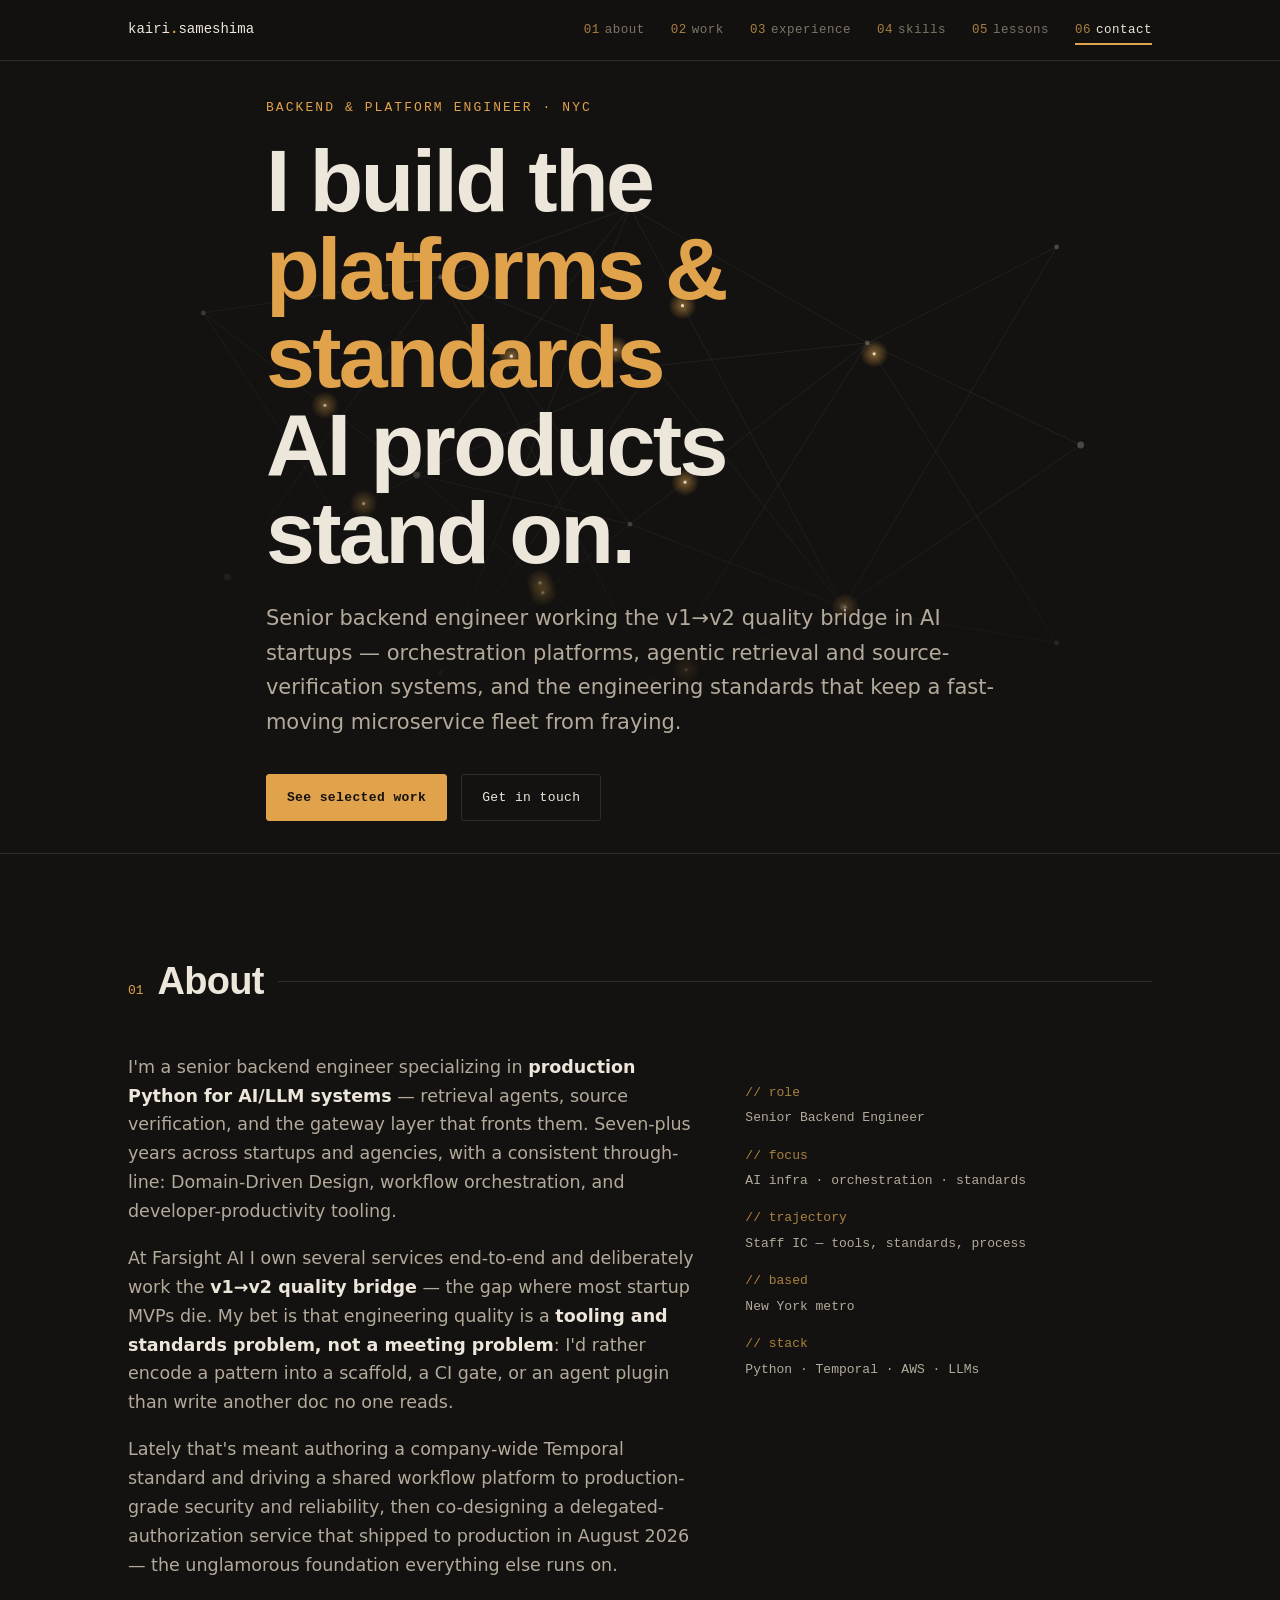
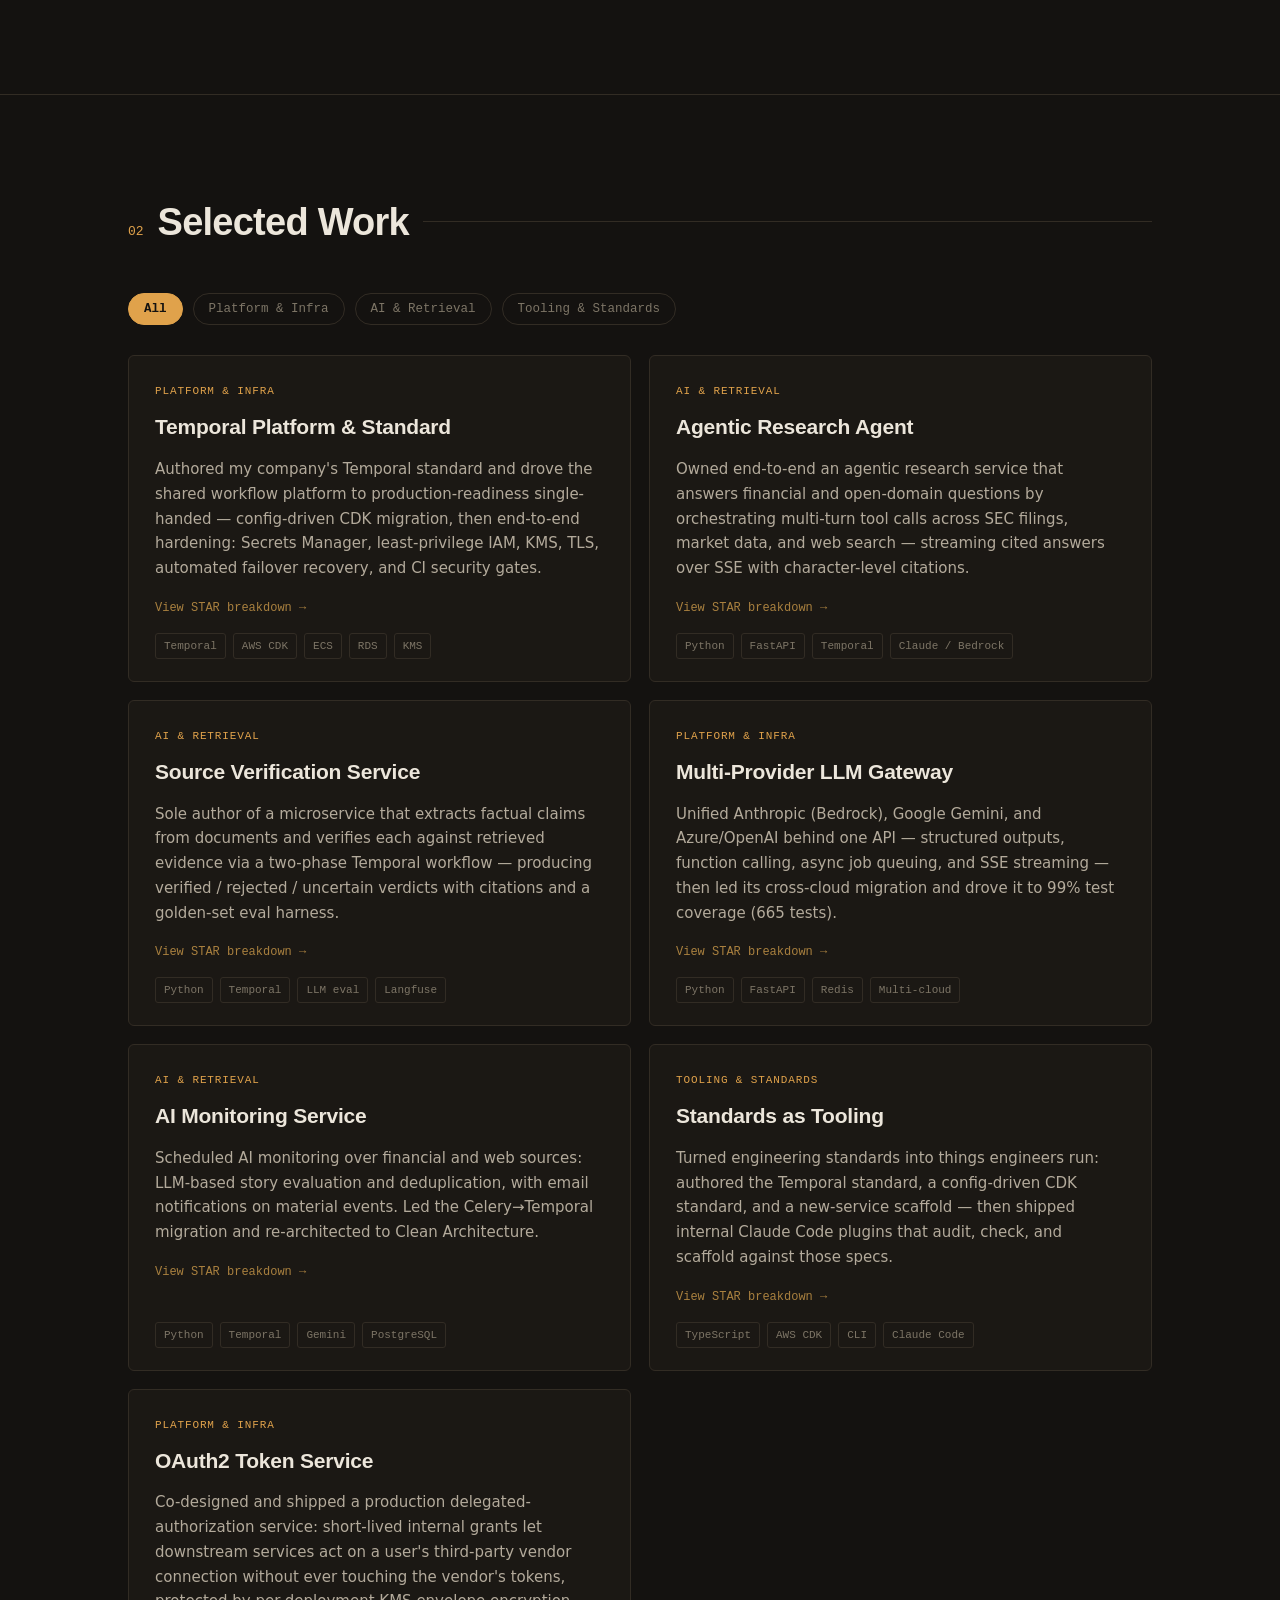
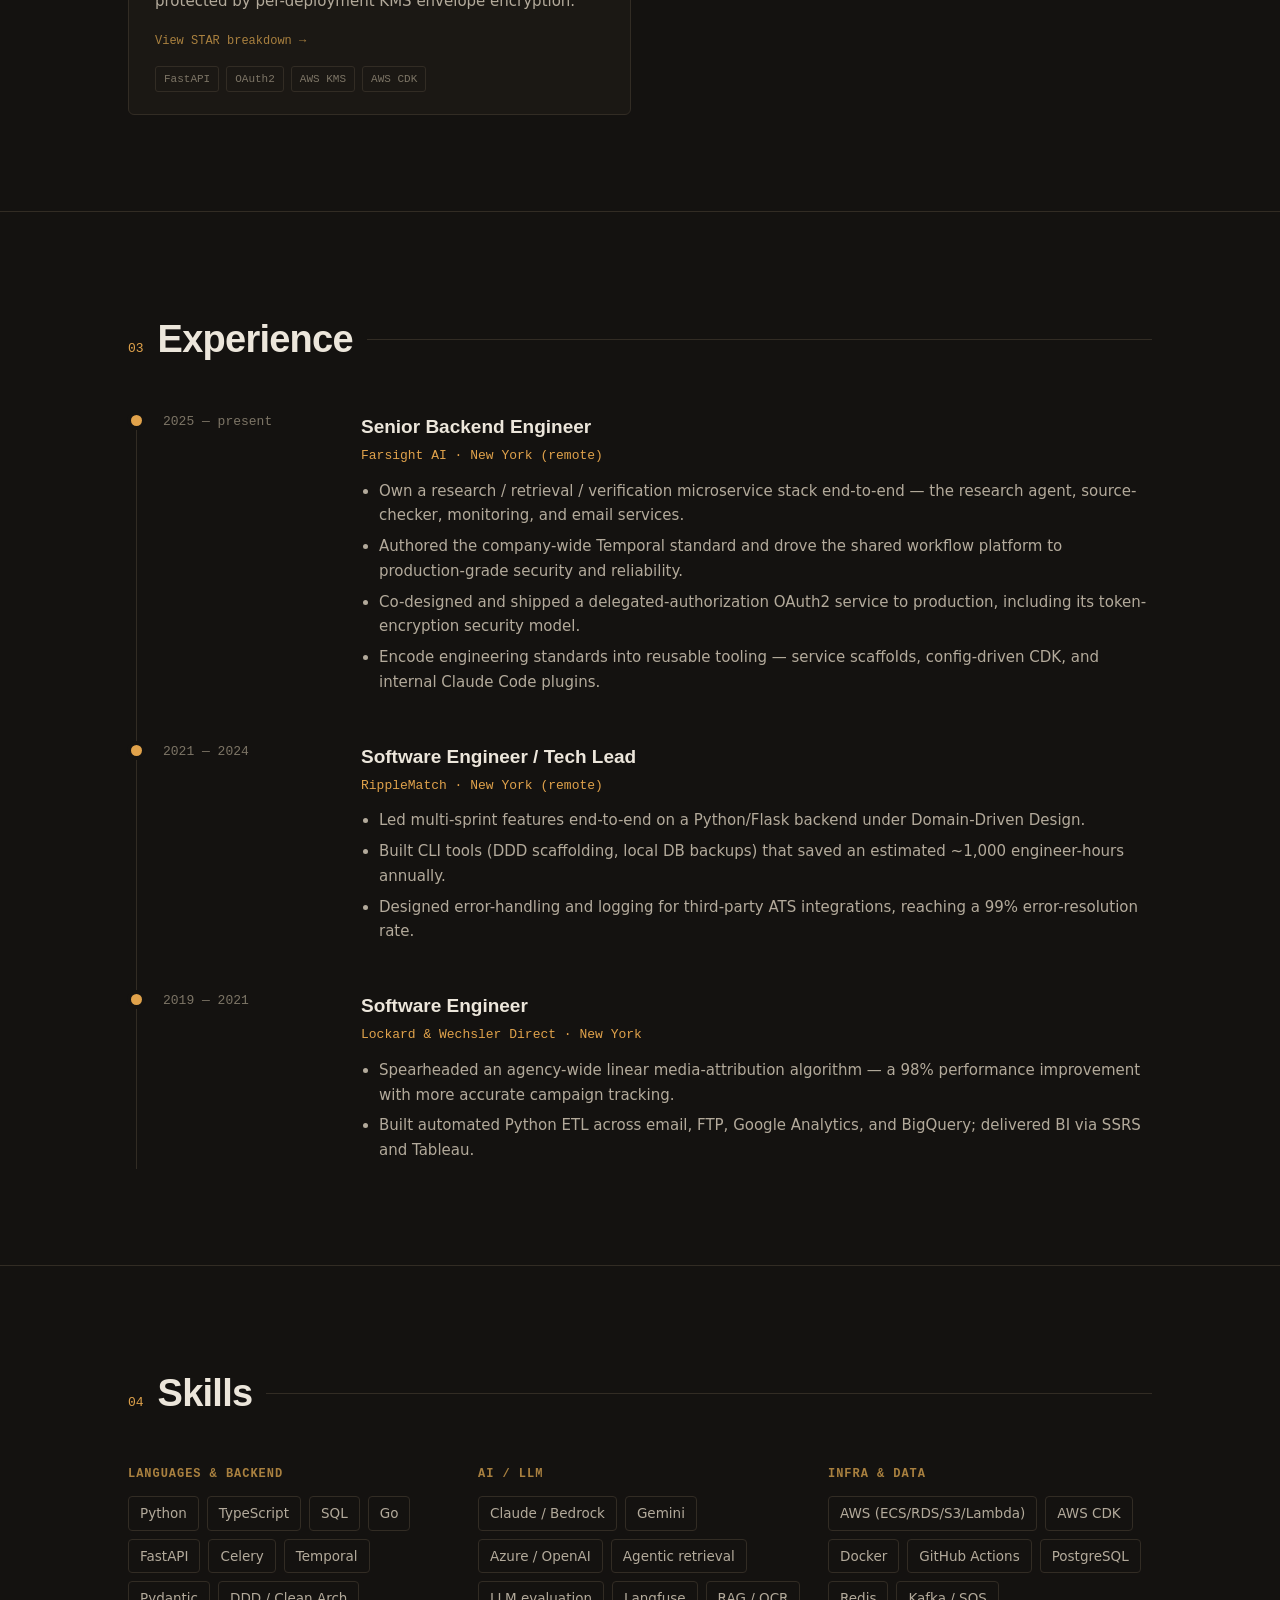
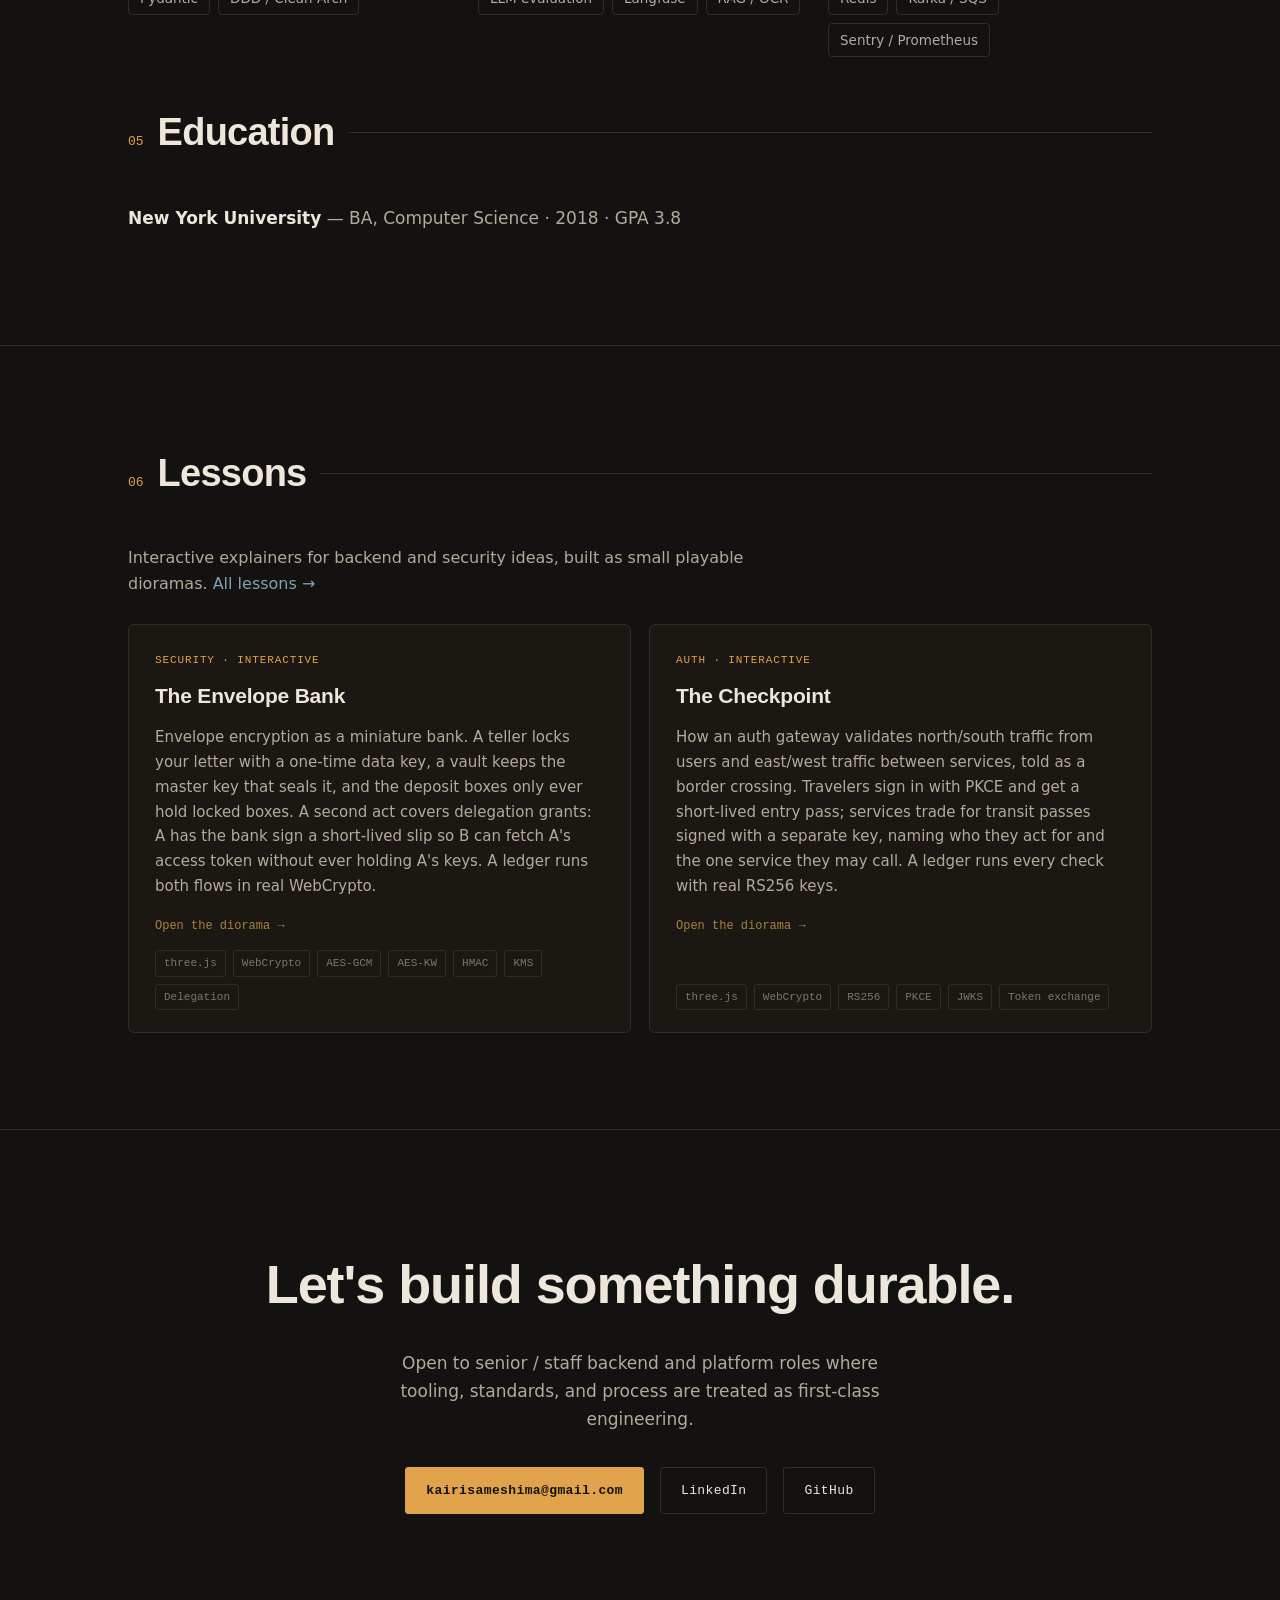
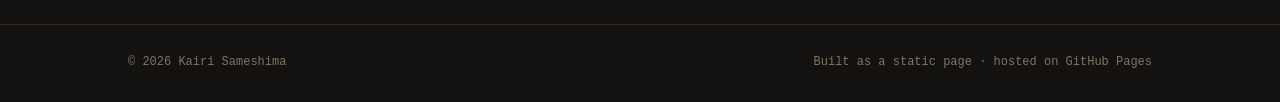
<file: index.html>
<!doctype html>
<html lang="en">
<head>
<meta charset="utf-8">
<meta name="viewport" content="width=device-width, initial-scale=1">
<meta name="description" content="Kairi Sameshima — senior backend & platform engineer. AI infrastructure, workflow orchestration, and engineering standards.">
<title>Kairi Sameshima — Backend & Platform Engineer</title>
<link rel="stylesheet" href="assets/portfolio.css">
</head>
<body>

<nav>
  <div class="wrap">
    <a class="brand" href="index.html">kairi<b>.</b>sameshima</a>
    <div class="navlinks">
      <a href="#about"><span class="n">01</span>about</a>
      <a href="#work"><span class="n">02</span>work</a>
      <a href="#experience"><span class="n">03</span>experience</a>
      <a href="#skills"><span class="n">04</span>skills</a>
      <a href="#lessons"><span class="n">05</span>lessons</a>
      <a href="#contact"><span class="n">06</span>contact</a>
    </div>
  </div>
</nav>

<header class="hero">
  <canvas id="graph"></canvas>
  <div class="hero-grad"></div>
  <div class="wrap">
    <span class="kicker">Backend &amp; Platform Engineer · NYC</span>
    <h1>I build the <span class="accent">platforms &amp; standards</span> AI products stand on.</h1>
    <p class="lede">Senior backend engineer working the v1→v2 quality bridge in AI startups — orchestration platforms, agentic retrieval and source-verification systems, and the engineering standards that keep a fast-moving microservice fleet from fraying.</p>
    <div class="cta">
      <a class="btn primary" href="#work">See selected work</a>
      <a class="btn" href="#contact">Get in touch</a>
    </div>
  </div>
</header>

<main>
  <section id="about">
    <div class="wrap">
      <div class="sec-label reveal"><span class="num">01</span><h2>About</h2><span class="rule"></span></div>
      <div class="about">
        <div class="reveal">
          <p>I'm a senior backend engineer specializing in <strong>production Python for AI/LLM systems</strong> — retrieval agents, source verification, and the gateway layer that fronts them. Seven-plus years across startups and agencies, with a consistent through-line: Domain-Driven Design, workflow orchestration, and developer-productivity tooling.</p>
          <p>At Farsight AI I own several services end-to-end and deliberately work the <strong>v1→v2 quality bridge</strong> — the gap where most startup MVPs die. My bet is that engineering quality is a <strong>tooling and standards problem, not a meeting problem</strong>: I'd rather encode a pattern into a scaffold, a CI gate, or an agent plugin than write another doc no one reads.</p>
          <p>Lately that's meant authoring a company-wide Temporal standard and driving a shared workflow platform to production-grade security and reliability, then co-designing a delegated-authorization service that shipped to production in August 2026 — the unglamorous foundation everything else runs on.</p>
        </div>
        <dl class="side reveal">
          <dt>// role</dt><dd>Senior Backend Engineer</dd>
          <dt>// focus</dt><dd>AI infra · orchestration · standards</dd>
          <dt>// trajectory</dt><dd>Staff IC — tools, standards, process</dd>
          <dt>// based</dt><dd>New York metro</dd>
          <dt>// stack</dt><dd>Python · Temporal · AWS · LLMs</dd>
        </dl>
      </div>
    </div>
  </section>

  <section id="work">
    <div class="wrap">
      <div class="sec-label reveal"><span class="num">02</span><h2>Selected Work</h2><span class="rule"></span></div>
      <div class="filters reveal">
        <button class="filter active" data-filter="all">All</button>
        <button class="filter" data-filter="platform">Platform &amp; Infra</button>
        <button class="filter" data-filter="ai">AI &amp; Retrieval</button>
        <button class="filter" data-filter="tooling">Tooling &amp; Standards</button>
      </div>
      <div class="work">

        <a class="card reveal" href="work/temporal.html" data-cat="platform tooling">
          <span class="cat">Platform &amp; Infra</span>
          <h3>Temporal Platform &amp; Standard</h3>
          <p>Authored my company's Temporal standard and drove the shared workflow platform to production-readiness single-handed — config-driven CDK migration, then end-to-end hardening: Secrets Manager, least-privilege IAM, KMS, TLS, automated failover recovery, and CI security gates.</p>
          <p class="more">View STAR breakdown →</p>
          <div class="tags"><span class="tag">Temporal</span><span class="tag">AWS CDK</span><span class="tag">ECS</span><span class="tag">RDS</span><span class="tag">KMS</span></div>
        </a>

        <a class="card reveal" href="work/research-agent.html" data-cat="ai">
          <span class="cat">AI &amp; Retrieval</span>
          <h3>Agentic Research Agent</h3>
          <p>Owned end-to-end an agentic research service that answers financial and open-domain questions by orchestrating multi-turn tool calls across SEC filings, market data, and web search — streaming cited answers over SSE with character-level citations.</p>
          <p class="more">View STAR breakdown →</p>
          <div class="tags"><span class="tag">Python</span><span class="tag">FastAPI</span><span class="tag">Temporal</span><span class="tag">Claude / Bedrock</span></div>
        </a>

        <a class="card reveal" href="work/source-verification.html" data-cat="ai">
          <span class="cat">AI &amp; Retrieval</span>
          <h3>Source Verification Service</h3>
          <p>Sole author of a microservice that extracts factual claims from documents and verifies each against retrieved evidence via a two-phase Temporal workflow — producing verified / rejected / uncertain verdicts with citations and a golden-set eval harness.</p>
          <p class="more">View STAR breakdown →</p>
          <div class="tags"><span class="tag">Python</span><span class="tag">Temporal</span><span class="tag">LLM eval</span><span class="tag">Langfuse</span></div>
        </a>

        <a class="card reveal" href="work/llm-gateway.html" data-cat="platform">
          <span class="cat">Platform &amp; Infra</span>
          <h3>Multi-Provider LLM Gateway</h3>
          <p>Unified Anthropic (Bedrock), Google Gemini, and Azure/OpenAI behind one API — structured outputs, function calling, async job queuing, and SSE streaming — then led its cross-cloud migration and drove it to 99% test coverage (665 tests).</p>
          <p class="more">View STAR breakdown →</p>
          <div class="tags"><span class="tag">Python</span><span class="tag">FastAPI</span><span class="tag">Redis</span><span class="tag">Multi-cloud</span></div>
        </a>

        <a class="card reveal" href="work/monitoring.html" data-cat="ai platform">
          <span class="cat">AI &amp; Retrieval</span>
          <h3>AI Monitoring Service</h3>
          <p>Scheduled AI monitoring over financial and web sources: LLM-based story evaluation and deduplication, with email notifications on material events. Led the Celery→Temporal migration and re-architected to Clean Architecture.</p>
          <p class="more">View STAR breakdown →</p>
          <div class="tags"><span class="tag">Python</span><span class="tag">Temporal</span><span class="tag">Gemini</span><span class="tag">PostgreSQL</span></div>
        </a>

        <a class="card reveal" href="work/standards.html" data-cat="tooling">
          <span class="cat">Tooling &amp; Standards</span>
          <h3>Standards as Tooling</h3>
          <p>Turned engineering standards into things engineers run: authored the Temporal standard, a config-driven CDK standard, and a new-service scaffold — then shipped internal Claude Code plugins that audit, check, and scaffold against those specs.</p>
          <p class="more">View STAR breakdown →</p>
          <div class="tags"><span class="tag">TypeScript</span><span class="tag">AWS CDK</span><span class="tag">CLI</span><span class="tag">Claude Code</span></div>
        </a>

        <a class="card reveal" href="work/oauth2.html" data-cat="platform">
          <span class="cat">Platform &amp; Infra</span>
          <h3>OAuth2 Token Service</h3>
          <p>Co-designed and shipped a production delegated-authorization service: short-lived internal grants let downstream services act on a user's third-party vendor connection without ever touching the vendor's tokens, protected by per-deployment KMS envelope encryption.</p>
          <p class="more">View STAR breakdown →</p>
          <div class="tags"><span class="tag">FastAPI</span><span class="tag">OAuth2</span><span class="tag">AWS KMS</span><span class="tag">AWS CDK</span></div>
        </a>

      </div>
    </div>
  </section>

  <section id="experience">
    <div class="wrap">
      <div class="sec-label reveal"><span class="num">03</span><h2>Experience</h2><span class="rule"></span></div>
      <div class="timeline">
        <div class="job reveal">
          <div class="when">2025 — present</div>
          <div>
            <h3>Senior Backend Engineer</h3>
            <div class="org">Farsight AI · New York (remote)</div>
            <ul>
              <li>Own a research / retrieval / verification microservice stack end-to-end — the research agent, source-checker, monitoring, and email services.</li>
              <li>Authored the company-wide Temporal standard and drove the shared workflow platform to production-grade security and reliability.</li>
              <li>Co-designed and shipped a delegated-authorization OAuth2 service to production, including its token-encryption security model.</li>
              <li>Encode engineering standards into reusable tooling — service scaffolds, config-driven CDK, and internal Claude Code plugins.</li>
            </ul>
          </div>
        </div>
        <div class="job reveal">
          <div class="when">2021 — 2024</div>
          <div>
            <h3>Software Engineer / Tech Lead</h3>
            <div class="org">RippleMatch · New York (remote)</div>
            <ul>
              <li>Led multi-sprint features end-to-end on a Python/Flask backend under Domain-Driven Design.</li>
              <li>Built CLI tools (DDD scaffolding, local DB backups) that saved an estimated ~1,000 engineer-hours annually.</li>
              <li>Designed error-handling and logging for third-party ATS integrations, reaching a 99% error-resolution rate.</li>
            </ul>
          </div>
        </div>
        <div class="job reveal">
          <div class="when">2019 — 2021</div>
          <div>
            <h3>Software Engineer</h3>
            <div class="org">Lockard &amp; Wechsler Direct · New York</div>
            <ul>
              <li>Spearheaded an agency-wide linear media-attribution algorithm — a 98% performance improvement with more accurate campaign tracking.</li>
              <li>Built automated Python ETL across email, FTP, Google Analytics, and BigQuery; delivered BI via SSRS and Tableau.</li>
            </ul>
          </div>
        </div>
      </div>
    </div>
  </section>

  <section id="skills">
    <div class="wrap">
      <div class="sec-label reveal"><span class="num">04</span><h2>Skills</h2><span class="rule"></span></div>
      <div class="skills">
        <div class="skillgroup reveal">
          <h4>Languages &amp; Backend</h4>
          <div class="chips">
            <span class="chip">Python</span><span class="chip">TypeScript</span><span class="chip">SQL</span><span class="chip">Go</span>
            <span class="chip">FastAPI</span><span class="chip">Celery</span><span class="chip">Temporal</span><span class="chip">Pydantic</span><span class="chip">DDD / Clean Arch</span>
          </div>
        </div>
        <div class="skillgroup reveal">
          <h4>AI / LLM</h4>
          <div class="chips">
            <span class="chip">Claude / Bedrock</span><span class="chip">Gemini</span><span class="chip">Azure / OpenAI</span>
            <span class="chip">Agentic retrieval</span><span class="chip">LLM evaluation</span><span class="chip">Langfuse</span><span class="chip">RAG / OCR</span>
          </div>
        </div>
        <div class="skillgroup reveal">
          <h4>Infra &amp; Data</h4>
          <div class="chips">
            <span class="chip">AWS (ECS/RDS/S3/Lambda)</span><span class="chip">AWS CDK</span><span class="chip">Docker</span><span class="chip">GitHub Actions</span>
            <span class="chip">PostgreSQL</span><span class="chip">Redis</span><span class="chip">Kafka / SQS</span><span class="chip">Sentry / Prometheus</span>
          </div>
        </div>
      </div>
      <div style="margin-top:44px" class="reveal">
        <div class="sec-label"><span class="num">05</span><h2>Education</h2><span class="rule"></span></div>
        <p class="edu"><b>New York University</b> — BA, Computer Science · 2018 · GPA 3.8</p>
      </div>
    </div>
  </section>

  <section id="lessons">
    <div class="wrap">
      <div class="sec-label reveal"><span class="num">06</span><h2>Lessons</h2><span class="rule"></span></div>
      <p class="lessons-intro reveal">Interactive explainers for backend and security ideas, built as small playable dioramas. <a href="https://kairisameshima.github.io/lessons/">All lessons →</a></p>
      <div class="lessons">

        <a class="card reveal" href="https://kairisameshima.github.io/lessons/envelope-encryption/">
          <span class="cat">Security · Interactive</span>
          <h3>The Envelope Bank</h3>
          <p>Envelope encryption as a miniature bank. A teller locks your letter with a one-time data key, a vault keeps the master key that seals it, and the deposit boxes only ever hold locked boxes. A second act covers delegation grants: A has the bank sign a short-lived slip so B can fetch A's access token without ever holding A's keys. A ledger runs both flows in real WebCrypto.</p>
          <p class="more">Open the diorama →</p>
          <div class="tags"><span class="tag">three.js</span><span class="tag">WebCrypto</span><span class="tag">AES-GCM</span><span class="tag">AES-KW</span><span class="tag">HMAC</span><span class="tag">KMS</span><span class="tag">Delegation</span></div>
        </a>

        <a class="card reveal" href="https://kairisameshima.github.io/lessons/auth-checkpoint/">
          <span class="cat">Auth · Interactive</span>
          <h3>The Checkpoint</h3>
          <p>How an auth gateway validates north/south traffic from users and east/west traffic between services, told as a border crossing. Travelers sign in with PKCE and get a short-lived entry pass; services trade for transit passes signed with a separate key, naming who they act for and the one service they may call. A ledger runs every check with real RS256 keys.</p>
          <p class="more">Open the diorama →</p>
          <div class="tags"><span class="tag">three.js</span><span class="tag">WebCrypto</span><span class="tag">RS256</span><span class="tag">PKCE</span><span class="tag">JWKS</span><span class="tag">Token exchange</span></div>
        </a>

      </div>
    </div>
  </section>

  <section id="contact" class="contact">
    <div class="wrap">
      <div class="reveal">
        <h2>Let's build something durable.</h2>
        <p>Open to senior / staff backend and platform roles where tooling, standards, and process are treated as first-class engineering.</p>
        <div class="links">
          <a class="btn primary" href="mailto:kairisameshima@gmail.com">kairisameshima@gmail.com</a>
          <a class="btn" href="https://www.linkedin.com/in/kairi-sameshima/" target="_blank" rel="noopener">LinkedIn</a>
          <a class="btn" href="https://github.com/kairisameshima" target="_blank" rel="noopener">GitHub</a>
        </div>
      </div>
    </div>
  </section>
</main>

<footer>
  <div class="wrap">
    <span>© 2026 Kairi Sameshima</span>
    <span>Built as a static page · hosted on GitHub Pages</span>
  </div>
</footer>

<script>
(function () {
  "use strict";
  var reduce = window.matchMedia && window.matchMedia("(prefers-reduced-motion: reduce)").matches;

  var revs = document.querySelectorAll(".reveal");
  if ("IntersectionObserver" in window && !reduce) {
    var io = new IntersectionObserver(function (entries) {
      entries.forEach(function (e) { if (e.isIntersecting) { e.target.classList.add("in"); io.unobserve(e.target); } });
    }, { threshold: 0.12 });
    revs.forEach(function (r) { io.observe(r); });
  } else { revs.forEach(function (r) { r.classList.add("in"); }); }

  var links = Array.prototype.slice.call(document.querySelectorAll(".navlinks a"));
  var secs = links.map(function (l) { return document.querySelector(l.getAttribute("href")); });
  if ("IntersectionObserver" in window) {
    var spy = new IntersectionObserver(function (entries) {
      entries.forEach(function (e) {
        if (e.isIntersecting) {
          var id = "#" + e.target.id;
          links.forEach(function (l) { l.classList.toggle("active", l.getAttribute("href") === id); });
        }
      });
    }, { rootMargin: "-45% 0px -50% 0px" });
    secs.forEach(function (s) { if (s) spy.observe(s); });
  }

  var filters = document.querySelectorAll(".filter");
  var cards = document.querySelectorAll(".work .card");
  filters.forEach(function (btn) {
    btn.addEventListener("click", function () {
      filters.forEach(function (b) { b.classList.remove("active"); });
      btn.classList.add("active");
      var f = btn.getAttribute("data-filter");
      cards.forEach(function (c) {
        var show = f === "all" || c.getAttribute("data-cat").indexOf(f) !== -1;
        c.classList.toggle("hide", !show);
      });
    });
  });

  var canvas = document.getElementById("graph");
  if (!canvas || !canvas.getContext) return;
  var ctx = canvas.getContext("2d");
  var W = 0, H = 0, dpr = Math.min(window.devicePixelRatio || 1, 2);
  var nodes = [], edges = [], pulses = [];

  function build() {
    var rect = canvas.getBoundingClientRect();
    W = rect.width; H = rect.height;
    canvas.width = W * dpr; canvas.height = H * dpr;
    ctx.setTransform(dpr, 0, 0, dpr, 0, 0);
    nodes = [];
    var cols = 5, colGap = W / (cols + 1);
    for (var c = 0; c < cols; c++) {
      var count = 2 + ((c * 7 + 3) % 3);
      for (var i = 0; i < count; i++) {
        nodes.push({ x: colGap * (c + 1) + (((c + i) % 2) ? 14 : -10), y: H * (i + 1) / (count + 1) + ((c % 2) ? 18 : -12), col: c, r: 2.4 + (i % 2) });
      }
    }
    edges = [];
    nodes.forEach(function (a) { nodes.forEach(function (b) { if (b.col === a.col + 1) edges.push({ a: a, b: b }); }); });
    pulses = [];
  }
  function draw() {
    ctx.clearRect(0, 0, W, H);
    ctx.lineWidth = 1; ctx.strokeStyle = "rgba(127,162,179,0.10)";
    edges.forEach(function (e) { ctx.beginPath(); ctx.moveTo(e.a.x, e.a.y); ctx.lineTo(e.b.x, e.b.y); ctx.stroke(); });
    for (var i = pulses.length - 1; i >= 0; i--) {
      var p = pulses[i]; p.t += p.sp;
      if (p.t >= 1) { pulses.splice(i, 1); continue; }
      var x = p.e.a.x + (p.e.b.x - p.e.a.x) * p.t, y = p.e.a.y + (p.e.b.y - p.e.a.y) * p.t;
      var g = ctx.createRadialGradient(x, y, 0, x, y, 14);
      g.addColorStop(0, "rgba(224,162,75,0.55)"); g.addColorStop(1, "rgba(224,162,75,0)");
      ctx.fillStyle = g; ctx.beginPath(); ctx.arc(x, y, 14, 0, 6.2832); ctx.fill();
      ctx.fillStyle = "rgba(236,230,219,0.9)"; ctx.beginPath(); ctx.arc(x, y, 1.6, 0, 6.2832); ctx.fill();
    }
    nodes.forEach(function (n) { ctx.fillStyle = "rgba(179,170,155,0.35)"; ctx.beginPath(); ctx.arc(n.x, n.y, n.r, 0, 6.2832); ctx.fill(); });
  }
  var last = 0;
  function loop(ts) {
    if (ts - last > 200) { if (pulses.length < 18 && edges.length) { pulses.push({ e: edges[(pulses.length * 3 + 1) % edges.length], t: 0, sp: 0.006 + (pulses.length % 3) * 0.002 }); } last = ts; }
    draw(); requestAnimationFrame(loop);
  }
  build();
  if (reduce) { draw(); } else { requestAnimationFrame(loop); }
  var rt;
  window.addEventListener("resize", function () { clearTimeout(rt); rt = setTimeout(function () { build(); if (reduce) draw(); }, 180); });
})();
</script>
</body>
</html>
</file>
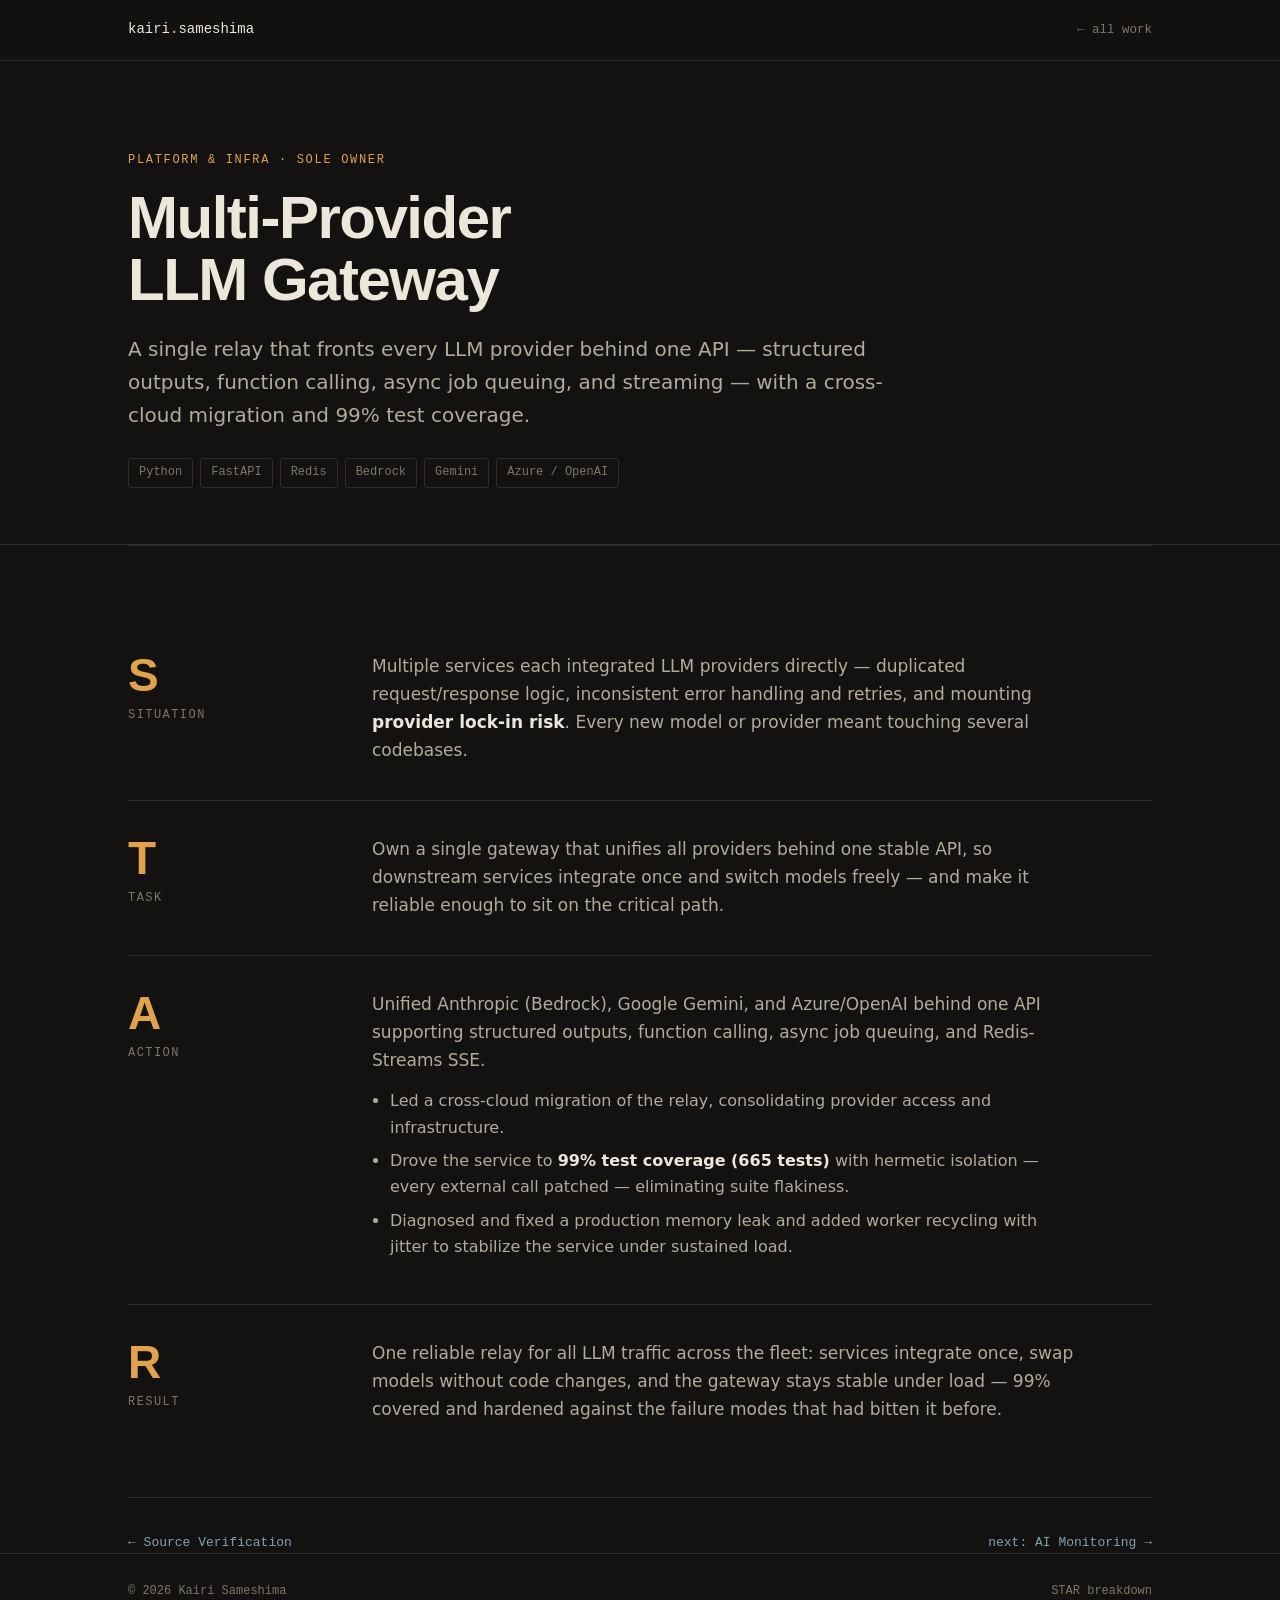
<file: work/llm-gateway.html>
<!doctype html>
<html lang="en">
<head>
<meta charset="utf-8">
<meta name="viewport" content="width=device-width, initial-scale=1">
<meta name="description" content="Multi-Provider LLM Gateway — STAR breakdown. Kairi Sameshima.">
<title>Multi-Provider LLM Gateway — Kairi Sameshima</title>
<link rel="stylesheet" href="../assets/portfolio.css">
</head>
<body>

<nav>
  <div class="wrap">
    <a class="brand" href="../index.html">kairi<b>.</b>sameshima</a>
    <a class="backlink" href="../index.html#work">← all work</a>
  </div>
</nav>

<header class="proj-hero">
  <div class="wrap">
    <span class="cat">Platform &amp; Infra · Sole Owner</span>
    <h1>Multi-Provider LLM Gateway</h1>
    <p class="lede">A single relay that fronts every LLM provider behind one API — structured outputs, function calling, async job queuing, and streaming — with a cross-cloud migration and 99% test coverage.</p>
    <div class="tags"><span class="tag">Python</span><span class="tag">FastAPI</span><span class="tag">Redis</span><span class="tag">Bedrock</span><span class="tag">Gemini</span><span class="tag">Azure / OpenAI</span></div>
  </div>
</header>

<main class="wrap">
  <section class="star">

    <div class="star-block reveal">
      <div class="tag-col"><div class="letter">S</div><div class="word">Situation</div></div>
      <div class="content">
        <p>Multiple services each integrated LLM providers directly — duplicated request/response logic, inconsistent error handling and retries, and mounting <strong>provider lock-in risk</strong>. Every new model or provider meant touching several codebases.</p>
      </div>
    </div>

    <div class="star-block reveal">
      <div class="tag-col"><div class="letter">T</div><div class="word">Task</div></div>
      <div class="content">
        <p>Own a single gateway that unifies all providers behind one stable API, so downstream services integrate once and switch models freely — and make it reliable enough to sit on the critical path.</p>
      </div>
    </div>

    <div class="star-block reveal">
      <div class="tag-col"><div class="letter">A</div><div class="word">Action</div></div>
      <div class="content">
        <p>Unified Anthropic (Bedrock), Google Gemini, and Azure/OpenAI behind one API supporting structured outputs, function calling, async job queuing, and Redis-Streams SSE.</p>
        <ul>
          <li>Led a cross-cloud migration of the relay, consolidating provider access and infrastructure.</li>
          <li>Drove the service to <strong>99% test coverage (665 tests)</strong> with hermetic isolation — every external call patched — eliminating suite flakiness.</li>
          <li>Diagnosed and fixed a production memory leak and added worker recycling with jitter to stabilize the service under sustained load.</li>
        </ul>
      </div>
    </div>

    <div class="star-block reveal">
      <div class="tag-col"><div class="letter">R</div><div class="word">Result</div></div>
      <div class="content">
        <p>One reliable relay for all LLM traffic across the fleet: services integrate once, swap models without code changes, and the gateway stays stable under load — 99% covered and hardened against the failure modes that had bitten it before.</p>
      </div>
    </div>

  </section>

  <div class="detail-nav">
    <a href="source-verification.html">← Source Verification</a>
    <a href="monitoring.html">next: AI Monitoring →</a>
  </div>
</main>

<footer>
  <div class="wrap"><span>© 2026 Kairi Sameshima</span><span>STAR breakdown</span></div>
</footer>

<script>
(function(){var r=window.matchMedia&&window.matchMedia("(prefers-reduced-motion: reduce)").matches;var els=document.querySelectorAll(".reveal");if("IntersectionObserver"in window&&!r){var io=new IntersectionObserver(function(es){es.forEach(function(e){if(e.isIntersecting){e.target.classList.add("in");io.unobserve(e.target);}});},{threshold:0.12});els.forEach(function(e){io.observe(e);});}else{els.forEach(function(e){e.classList.add("in");});}})();
</script>
</body>
</html>
</file>
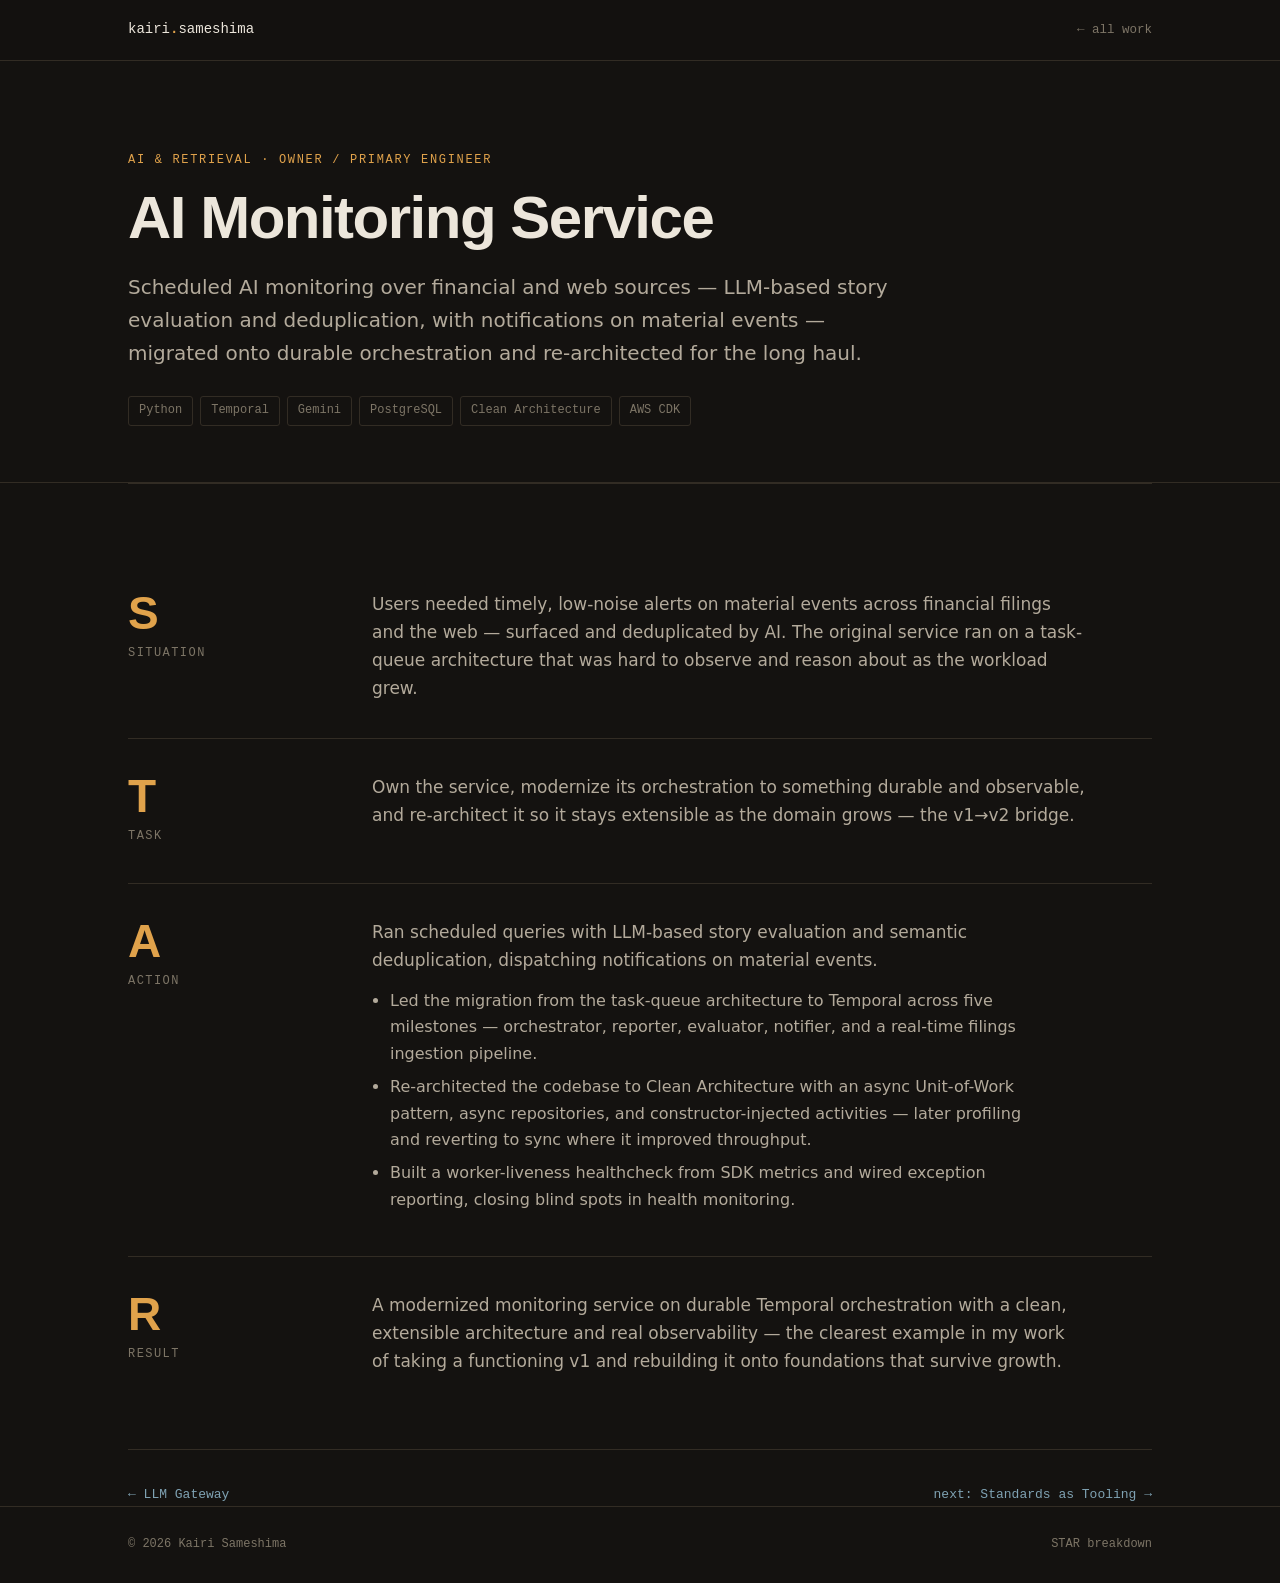
<file: work/monitoring.html>
<!doctype html>
<html lang="en">
<head>
<meta charset="utf-8">
<meta name="viewport" content="width=device-width, initial-scale=1">
<meta name="description" content="AI Monitoring Service — STAR breakdown. Kairi Sameshima.">
<title>AI Monitoring Service — Kairi Sameshima</title>
<link rel="stylesheet" href="../assets/portfolio.css">
</head>
<body>

<nav>
  <div class="wrap">
    <a class="brand" href="../index.html">kairi<b>.</b>sameshima</a>
    <a class="backlink" href="../index.html#work">← all work</a>
  </div>
</nav>

<header class="proj-hero">
  <div class="wrap">
    <span class="cat">AI &amp; Retrieval · Owner / Primary Engineer</span>
    <h1>AI Monitoring Service</h1>
    <p class="lede">Scheduled AI monitoring over financial and web sources — LLM-based story evaluation and deduplication, with notifications on material events — migrated onto durable orchestration and re-architected for the long haul.</p>
    <div class="tags"><span class="tag">Python</span><span class="tag">Temporal</span><span class="tag">Gemini</span><span class="tag">PostgreSQL</span><span class="tag">Clean Architecture</span><span class="tag">AWS CDK</span></div>
  </div>
</header>

<main class="wrap">
  <section class="star">

    <div class="star-block reveal">
      <div class="tag-col"><div class="letter">S</div><div class="word">Situation</div></div>
      <div class="content">
        <p>Users needed timely, low-noise alerts on material events across financial filings and the web — surfaced and deduplicated by AI. The original service ran on a task-queue architecture that was hard to observe and reason about as the workload grew.</p>
      </div>
    </div>

    <div class="star-block reveal">
      <div class="tag-col"><div class="letter">T</div><div class="word">Task</div></div>
      <div class="content">
        <p>Own the service, modernize its orchestration to something durable and observable, and re-architect it so it stays extensible as the domain grows — the v1→v2 bridge.</p>
      </div>
    </div>

    <div class="star-block reveal">
      <div class="tag-col"><div class="letter">A</div><div class="word">Action</div></div>
      <div class="content">
        <p>Ran scheduled queries with LLM-based story evaluation and semantic deduplication, dispatching notifications on material events.</p>
        <ul>
          <li>Led the migration from the task-queue architecture to Temporal across five milestones — orchestrator, reporter, evaluator, notifier, and a real-time filings ingestion pipeline.</li>
          <li>Re-architected the codebase to Clean Architecture with an async Unit-of-Work pattern, async repositories, and constructor-injected activities — later profiling and reverting to sync where it improved throughput.</li>
          <li>Built a worker-liveness healthcheck from SDK metrics and wired exception reporting, closing blind spots in health monitoring.</li>
        </ul>
      </div>
    </div>

    <div class="star-block reveal">
      <div class="tag-col"><div class="letter">R</div><div class="word">Result</div></div>
      <div class="content">
        <p>A modernized monitoring service on durable Temporal orchestration with a clean, extensible architecture and real observability — the clearest example in my work of taking a functioning v1 and rebuilding it onto foundations that survive growth.</p>
      </div>
    </div>

  </section>

  <div class="detail-nav">
    <a href="llm-gateway.html">← LLM Gateway</a>
    <a href="standards.html">next: Standards as Tooling →</a>
  </div>
</main>

<footer>
  <div class="wrap"><span>© 2026 Kairi Sameshima</span><span>STAR breakdown</span></div>
</footer>

<script>
(function(){var r=window.matchMedia&&window.matchMedia("(prefers-reduced-motion: reduce)").matches;var els=document.querySelectorAll(".reveal");if("IntersectionObserver"in window&&!r){var io=new IntersectionObserver(function(es){es.forEach(function(e){if(e.isIntersecting){e.target.classList.add("in");io.unobserve(e.target);}});},{threshold:0.12});els.forEach(function(e){io.observe(e);});}else{els.forEach(function(e){e.classList.add("in");});}})();
</script>
</body>
</html>
</file>
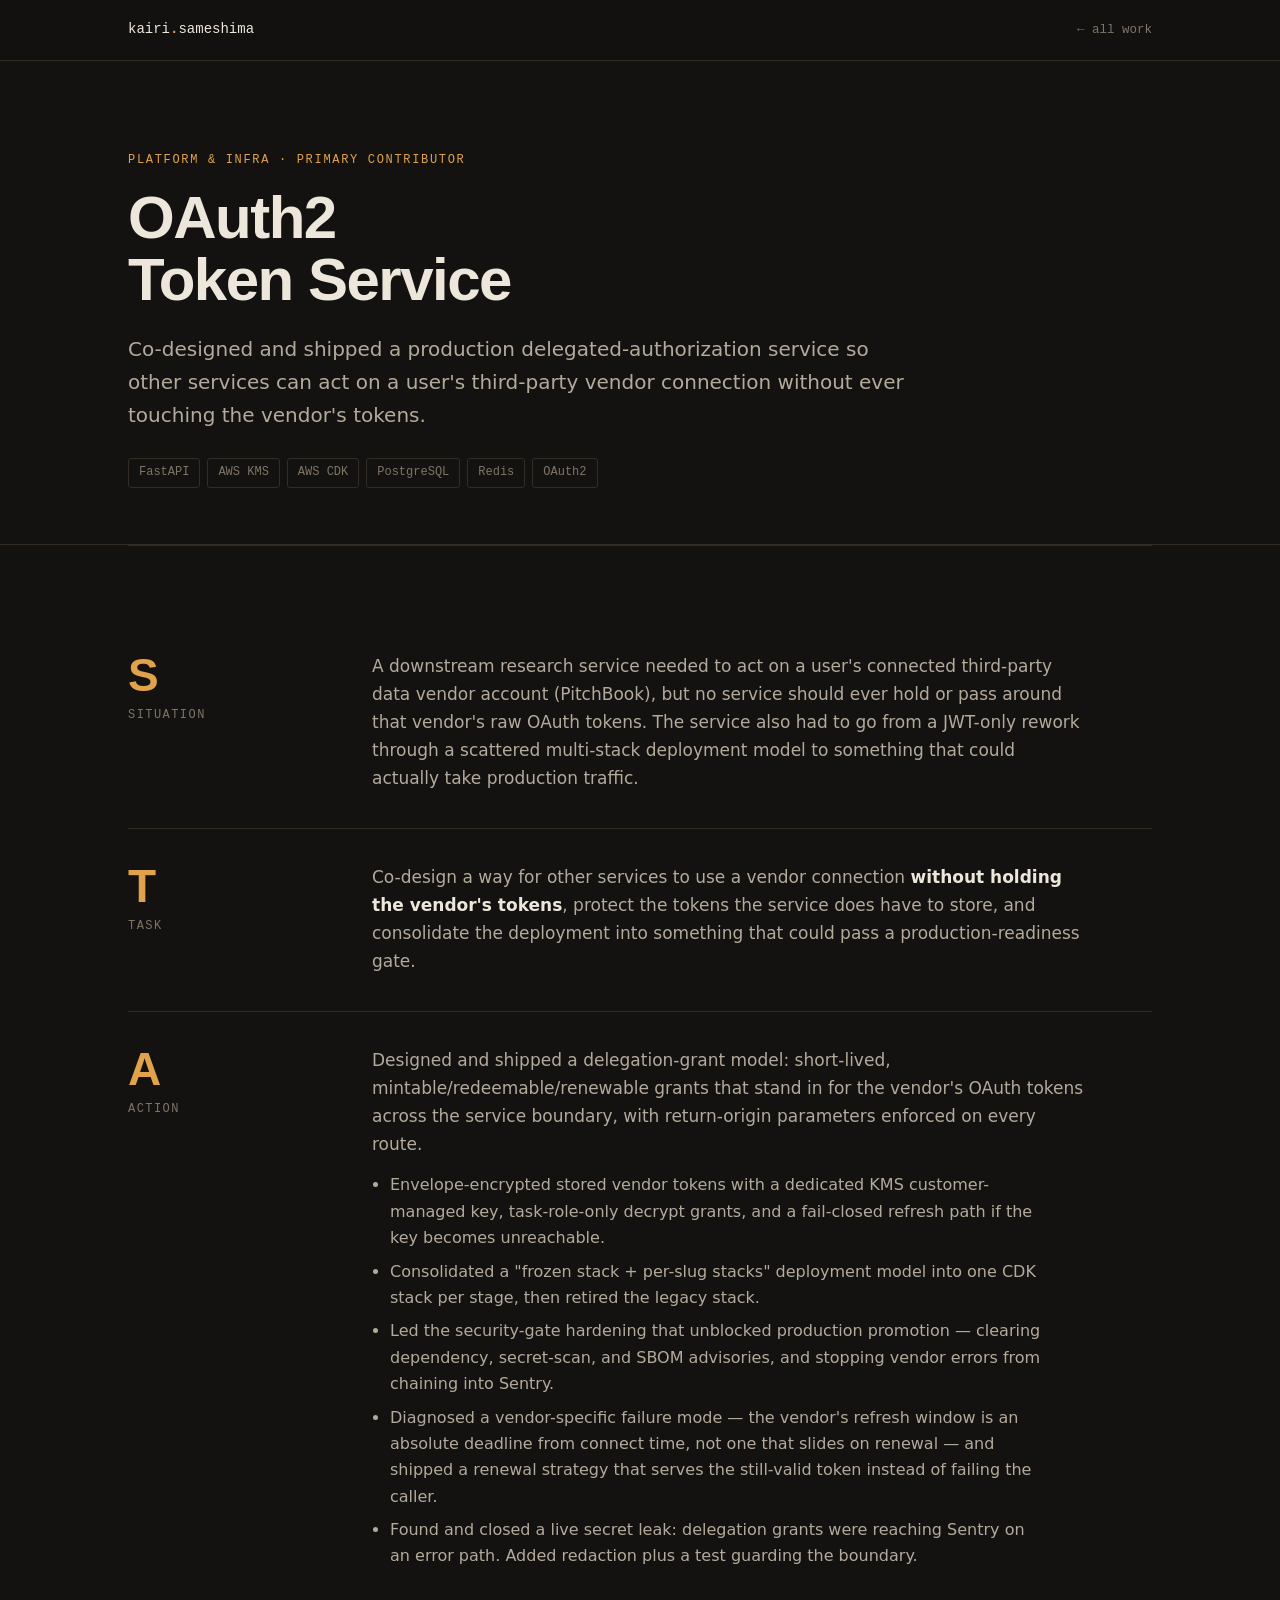
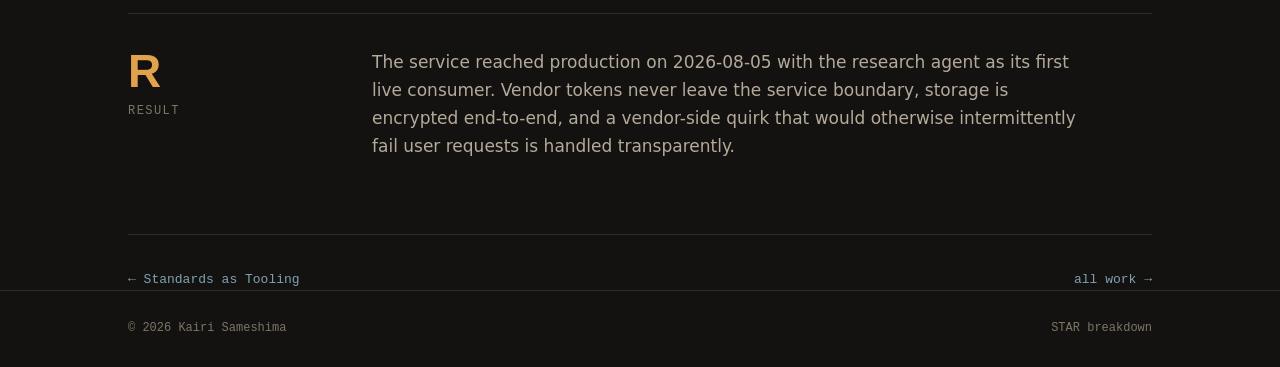
<file: work/oauth2.html>
<!doctype html>
<html lang="en">
<head>
<meta charset="utf-8">
<meta name="viewport" content="width=device-width, initial-scale=1">
<meta name="description" content="OAuth2 Token Service — STAR breakdown. Kairi Sameshima.">
<title>OAuth2 Token Service — Kairi Sameshima</title>
<link rel="stylesheet" href="../assets/portfolio.css">
</head>
<body>

<nav>
  <div class="wrap">
    <a class="brand" href="../index.html">kairi<b>.</b>sameshima</a>
    <a class="backlink" href="../index.html#work">← all work</a>
  </div>
</nav>

<header class="proj-hero">
  <div class="wrap">
    <span class="cat">Platform &amp; Infra · Primary Contributor</span>
    <h1>OAuth2 Token Service</h1>
    <p class="lede">Co-designed and shipped a production delegated-authorization service so other services can act on a user's third-party vendor connection without ever touching the vendor's tokens.</p>
    <div class="tags"><span class="tag">FastAPI</span><span class="tag">AWS KMS</span><span class="tag">AWS CDK</span><span class="tag">PostgreSQL</span><span class="tag">Redis</span><span class="tag">OAuth2</span></div>
  </div>
</header>

<main class="wrap">
  <section class="star">

    <div class="star-block reveal">
      <div class="tag-col"><div class="letter">S</div><div class="word">Situation</div></div>
      <div class="content">
        <p>A downstream research service needed to act on a user's connected third-party data vendor account (PitchBook), but no service should ever hold or pass around that vendor's raw OAuth tokens. The service also had to go from a JWT-only rework through a scattered multi-stack deployment model to something that could actually take production traffic.</p>
      </div>
    </div>

    <div class="star-block reveal">
      <div class="tag-col"><div class="letter">T</div><div class="word">Task</div></div>
      <div class="content">
        <p>Co-design a way for other services to use a vendor connection <strong>without holding the vendor's tokens</strong>, protect the tokens the service does have to store, and consolidate the deployment into something that could pass a production-readiness gate.</p>
      </div>
    </div>

    <div class="star-block reveal">
      <div class="tag-col"><div class="letter">A</div><div class="word">Action</div></div>
      <div class="content">
        <p>Designed and shipped a delegation-grant model: short-lived, mintable/redeemable/renewable grants that stand in for the vendor's OAuth tokens across the service boundary, with return-origin parameters enforced on every route.</p>
        <ul>
          <li>Envelope-encrypted stored vendor tokens with a dedicated KMS customer-managed key, task-role-only decrypt grants, and a fail-closed refresh path if the key becomes unreachable.</li>
          <li>Consolidated a "frozen stack + per-slug stacks" deployment model into one CDK stack per stage, then retired the legacy stack.</li>
          <li>Led the security-gate hardening that unblocked production promotion — clearing dependency, secret-scan, and SBOM advisories, and stopping vendor errors from chaining into Sentry.</li>
          <li>Diagnosed a vendor-specific failure mode — the vendor's refresh window is an absolute deadline from connect time, not one that slides on renewal — and shipped a renewal strategy that serves the still-valid token instead of failing the caller.</li>
          <li>Found and closed a live secret leak: delegation grants were reaching Sentry on an error path. Added redaction plus a test guarding the boundary.</li>
        </ul>
      </div>
    </div>

    <div class="star-block reveal">
      <div class="tag-col"><div class="letter">R</div><div class="word">Result</div></div>
      <div class="content">
        <p>The service reached production on 2026-08-05 with the research agent as its first live consumer. Vendor tokens never leave the service boundary, storage is encrypted end-to-end, and a vendor-side quirk that would otherwise intermittently fail user requests is handled transparently.</p>
      </div>
    </div>

  </section>

  <div class="detail-nav">
    <a href="standards.html">← Standards as Tooling</a>
    <a href="../index.html#work">all work →</a>
  </div>
</main>

<footer>
  <div class="wrap"><span>© 2026 Kairi Sameshima</span><span>STAR breakdown</span></div>
</footer>

<script>
(function(){var r=window.matchMedia&&window.matchMedia("(prefers-reduced-motion: reduce)").matches;var els=document.querySelectorAll(".reveal");if("IntersectionObserver"in window&&!r){var io=new IntersectionObserver(function(es){es.forEach(function(e){if(e.isIntersecting){e.target.classList.add("in");io.unobserve(e.target);}});},{threshold:0.12});els.forEach(function(e){io.observe(e);});}else{els.forEach(function(e){e.classList.add("in");});}})();
</script>
</body>
</html>
</file>
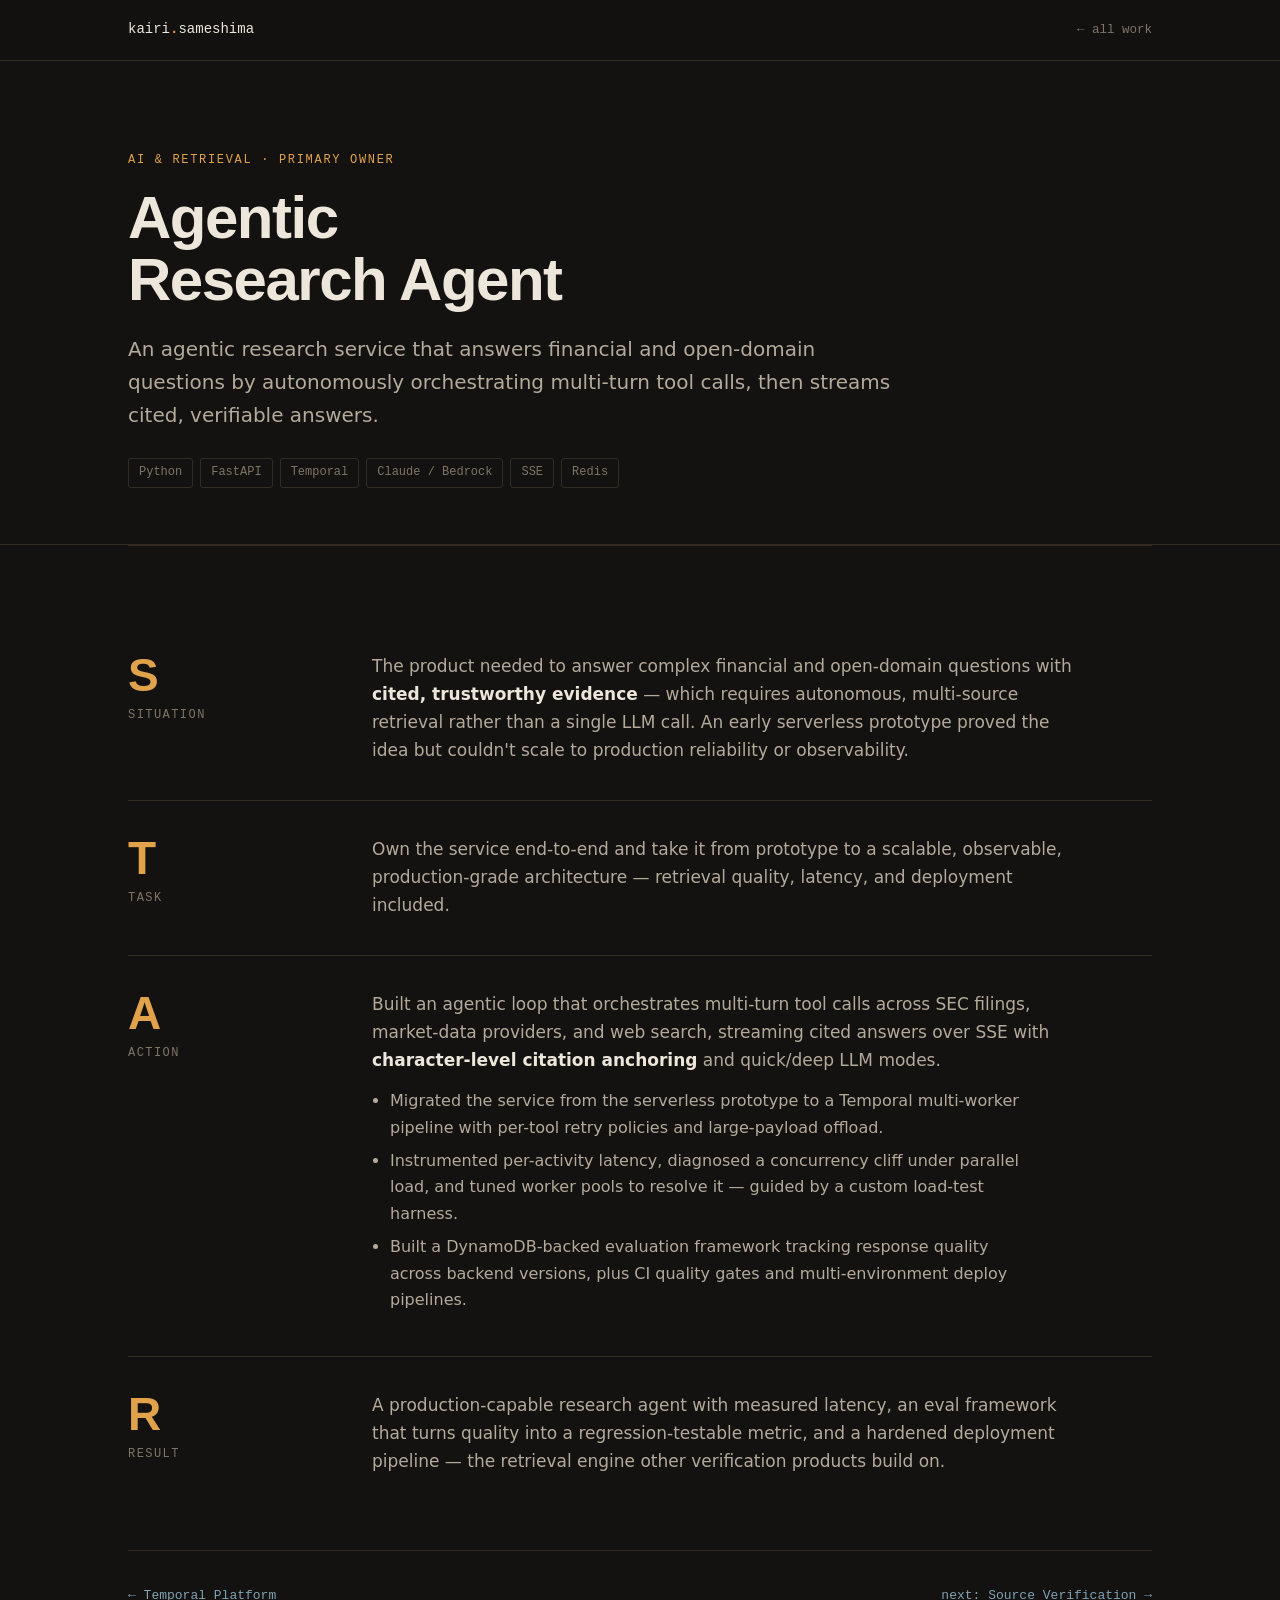
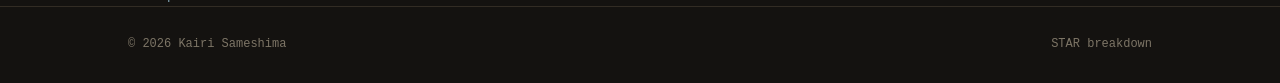
<file: work/research-agent.html>
<!doctype html>
<html lang="en">
<head>
<meta charset="utf-8">
<meta name="viewport" content="width=device-width, initial-scale=1">
<meta name="description" content="Agentic Research Agent — STAR breakdown. Kairi Sameshima.">
<title>Agentic Research Agent — Kairi Sameshima</title>
<link rel="stylesheet" href="../assets/portfolio.css">
</head>
<body>

<nav>
  <div class="wrap">
    <a class="brand" href="../index.html">kairi<b>.</b>sameshima</a>
    <a class="backlink" href="../index.html#work">← all work</a>
  </div>
</nav>

<header class="proj-hero">
  <div class="wrap">
    <span class="cat">AI &amp; Retrieval · Primary Owner</span>
    <h1>Agentic Research Agent</h1>
    <p class="lede">An agentic research service that answers financial and open-domain questions by autonomously orchestrating multi-turn tool calls, then streams cited, verifiable answers.</p>
    <div class="tags"><span class="tag">Python</span><span class="tag">FastAPI</span><span class="tag">Temporal</span><span class="tag">Claude / Bedrock</span><span class="tag">SSE</span><span class="tag">Redis</span></div>
  </div>
</header>

<main class="wrap">
  <section class="star">

    <div class="star-block reveal">
      <div class="tag-col"><div class="letter">S</div><div class="word">Situation</div></div>
      <div class="content">
        <p>The product needed to answer complex financial and open-domain questions with <strong>cited, trustworthy evidence</strong> — which requires autonomous, multi-source retrieval rather than a single LLM call. An early serverless prototype proved the idea but couldn't scale to production reliability or observability.</p>
      </div>
    </div>

    <div class="star-block reveal">
      <div class="tag-col"><div class="letter">T</div><div class="word">Task</div></div>
      <div class="content">
        <p>Own the service end-to-end and take it from prototype to a scalable, observable, production-grade architecture — retrieval quality, latency, and deployment included.</p>
      </div>
    </div>

    <div class="star-block reveal">
      <div class="tag-col"><div class="letter">A</div><div class="word">Action</div></div>
      <div class="content">
        <p>Built an agentic loop that orchestrates multi-turn tool calls across SEC filings, market-data providers, and web search, streaming cited answers over SSE with <strong>character-level citation anchoring</strong> and quick/deep LLM modes.</p>
        <ul>
          <li>Migrated the service from the serverless prototype to a Temporal multi-worker pipeline with per-tool retry policies and large-payload offload.</li>
          <li>Instrumented per-activity latency, diagnosed a concurrency cliff under parallel load, and tuned worker pools to resolve it — guided by a custom load-test harness.</li>
          <li>Built a DynamoDB-backed evaluation framework tracking response quality across backend versions, plus CI quality gates and multi-environment deploy pipelines.</li>
        </ul>
      </div>
    </div>

    <div class="star-block reveal">
      <div class="tag-col"><div class="letter">R</div><div class="word">Result</div></div>
      <div class="content">
        <p>A production-capable research agent with measured latency, an eval framework that turns quality into a regression-testable metric, and a hardened deployment pipeline — the retrieval engine other verification products build on.</p>
      </div>
    </div>

  </section>

  <div class="detail-nav">
    <a href="temporal.html">← Temporal Platform</a>
    <a href="source-verification.html">next: Source Verification →</a>
  </div>
</main>

<footer>
  <div class="wrap"><span>© 2026 Kairi Sameshima</span><span>STAR breakdown</span></div>
</footer>

<script>
(function(){var r=window.matchMedia&&window.matchMedia("(prefers-reduced-motion: reduce)").matches;var els=document.querySelectorAll(".reveal");if("IntersectionObserver"in window&&!r){var io=new IntersectionObserver(function(es){es.forEach(function(e){if(e.isIntersecting){e.target.classList.add("in");io.unobserve(e.target);}});},{threshold:0.12});els.forEach(function(e){io.observe(e);});}else{els.forEach(function(e){e.classList.add("in");});}})();
</script>
</body>
</html>
</file>
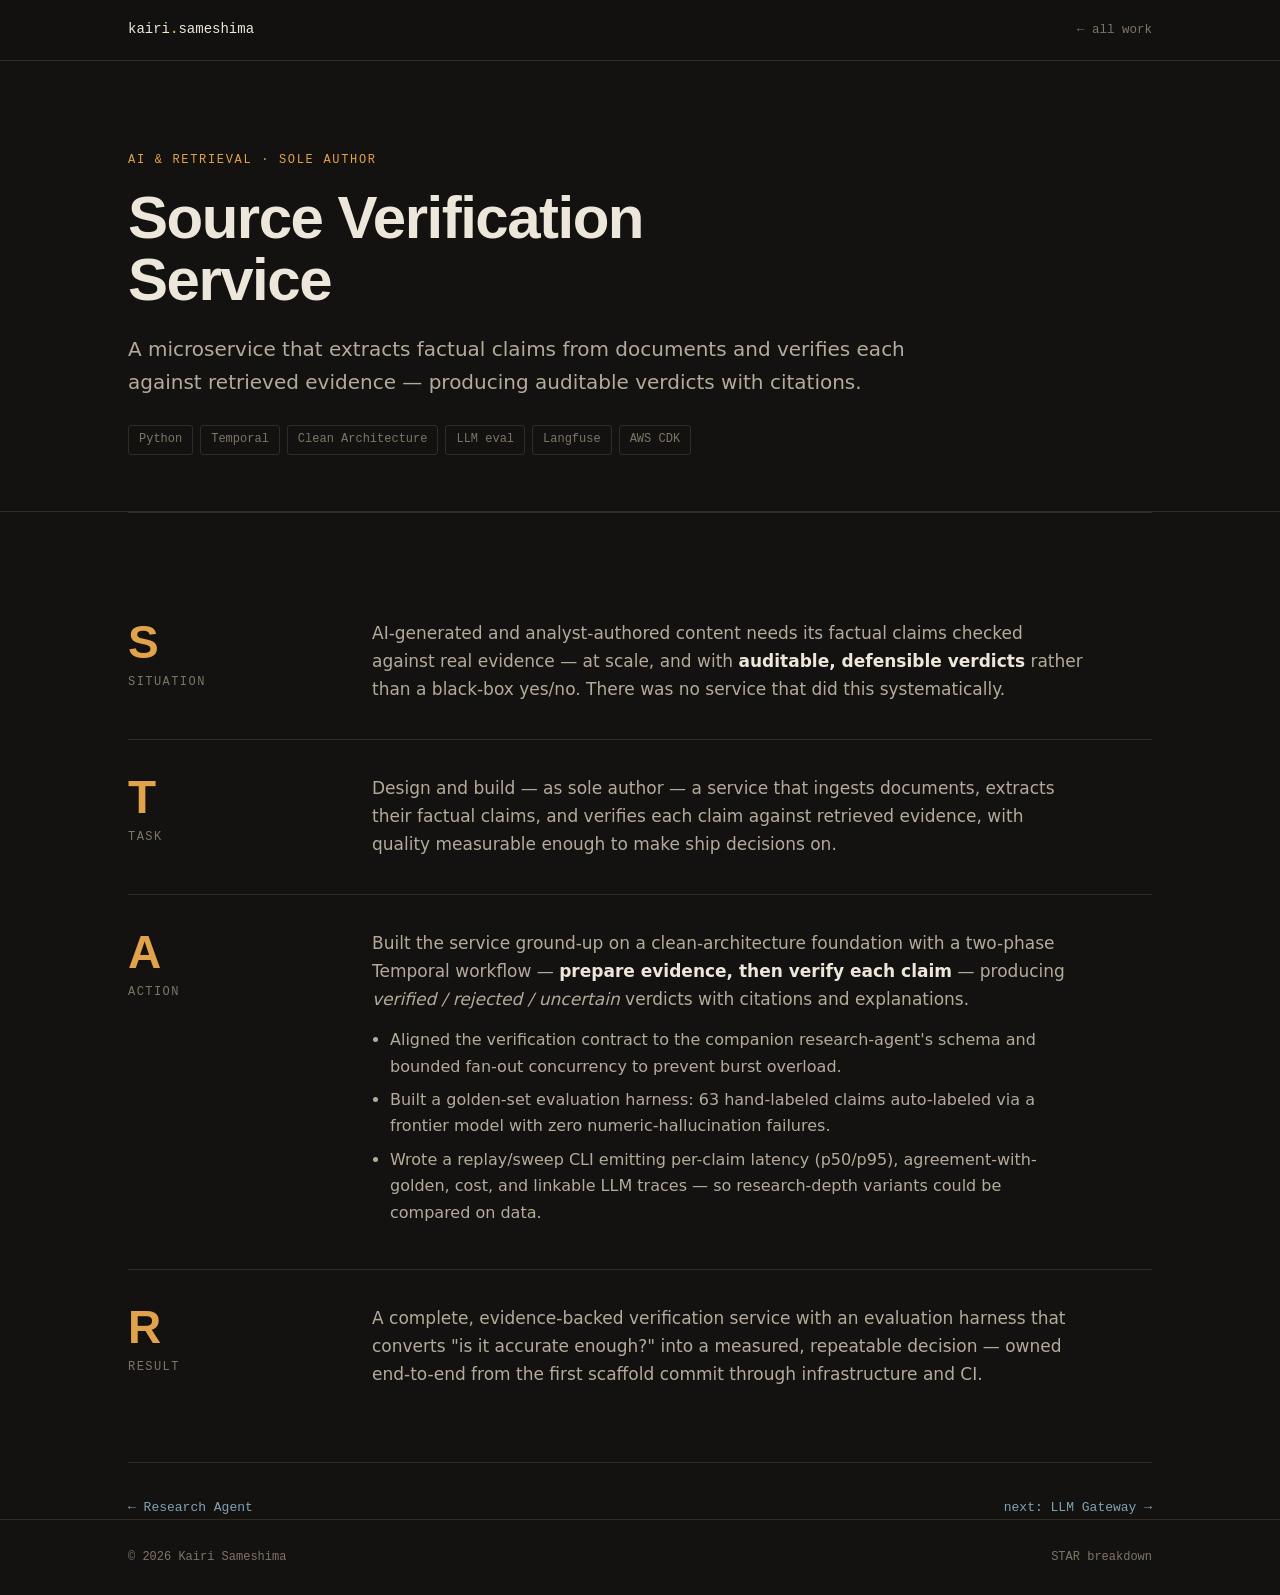
<file: work/source-verification.html>
<!doctype html>
<html lang="en">
<head>
<meta charset="utf-8">
<meta name="viewport" content="width=device-width, initial-scale=1">
<meta name="description" content="Source Verification Service — STAR breakdown. Kairi Sameshima.">
<title>Source Verification Service — Kairi Sameshima</title>
<link rel="stylesheet" href="../assets/portfolio.css">
</head>
<body>

<nav>
  <div class="wrap">
    <a class="brand" href="../index.html">kairi<b>.</b>sameshima</a>
    <a class="backlink" href="../index.html#work">← all work</a>
  </div>
</nav>

<header class="proj-hero">
  <div class="wrap">
    <span class="cat">AI &amp; Retrieval · Sole Author</span>
    <h1>Source Verification Service</h1>
    <p class="lede">A microservice that extracts factual claims from documents and verifies each against retrieved evidence — producing auditable verdicts with citations.</p>
    <div class="tags"><span class="tag">Python</span><span class="tag">Temporal</span><span class="tag">Clean Architecture</span><span class="tag">LLM eval</span><span class="tag">Langfuse</span><span class="tag">AWS CDK</span></div>
  </div>
</header>

<main class="wrap">
  <section class="star">

    <div class="star-block reveal">
      <div class="tag-col"><div class="letter">S</div><div class="word">Situation</div></div>
      <div class="content">
        <p>AI-generated and analyst-authored content needs its factual claims checked against real evidence — at scale, and with <strong>auditable, defensible verdicts</strong> rather than a black-box yes/no. There was no service that did this systematically.</p>
      </div>
    </div>

    <div class="star-block reveal">
      <div class="tag-col"><div class="letter">T</div><div class="word">Task</div></div>
      <div class="content">
        <p>Design and build — as sole author — a service that ingests documents, extracts their factual claims, and verifies each claim against retrieved evidence, with quality measurable enough to make ship decisions on.</p>
      </div>
    </div>

    <div class="star-block reveal">
      <div class="tag-col"><div class="letter">A</div><div class="word">Action</div></div>
      <div class="content">
        <p>Built the service ground-up on a clean-architecture foundation with a two-phase Temporal workflow — <strong>prepare evidence, then verify each claim</strong> — producing <em>verified / rejected / uncertain</em> verdicts with citations and explanations.</p>
        <ul>
          <li>Aligned the verification contract to the companion research-agent's schema and bounded fan-out concurrency to prevent burst overload.</li>
          <li>Built a golden-set evaluation harness: 63 hand-labeled claims auto-labeled via a frontier model with zero numeric-hallucination failures.</li>
          <li>Wrote a replay/sweep CLI emitting per-claim latency (p50/p95), agreement-with-golden, cost, and linkable LLM traces — so research-depth variants could be compared on data.</li>
        </ul>
      </div>
    </div>

    <div class="star-block reveal">
      <div class="tag-col"><div class="letter">R</div><div class="word">Result</div></div>
      <div class="content">
        <p>A complete, evidence-backed verification service with an evaluation harness that converts "is it accurate enough?" into a measured, repeatable decision — owned end-to-end from the first scaffold commit through infrastructure and CI.</p>
      </div>
    </div>

  </section>

  <div class="detail-nav">
    <a href="research-agent.html">← Research Agent</a>
    <a href="llm-gateway.html">next: LLM Gateway →</a>
  </div>
</main>

<footer>
  <div class="wrap"><span>© 2026 Kairi Sameshima</span><span>STAR breakdown</span></div>
</footer>

<script>
(function(){var r=window.matchMedia&&window.matchMedia("(prefers-reduced-motion: reduce)").matches;var els=document.querySelectorAll(".reveal");if("IntersectionObserver"in window&&!r){var io=new IntersectionObserver(function(es){es.forEach(function(e){if(e.isIntersecting){e.target.classList.add("in");io.unobserve(e.target);}});},{threshold:0.12});els.forEach(function(e){io.observe(e);});}else{els.forEach(function(e){e.classList.add("in");});}})();
</script>
</body>
</html>
</file>
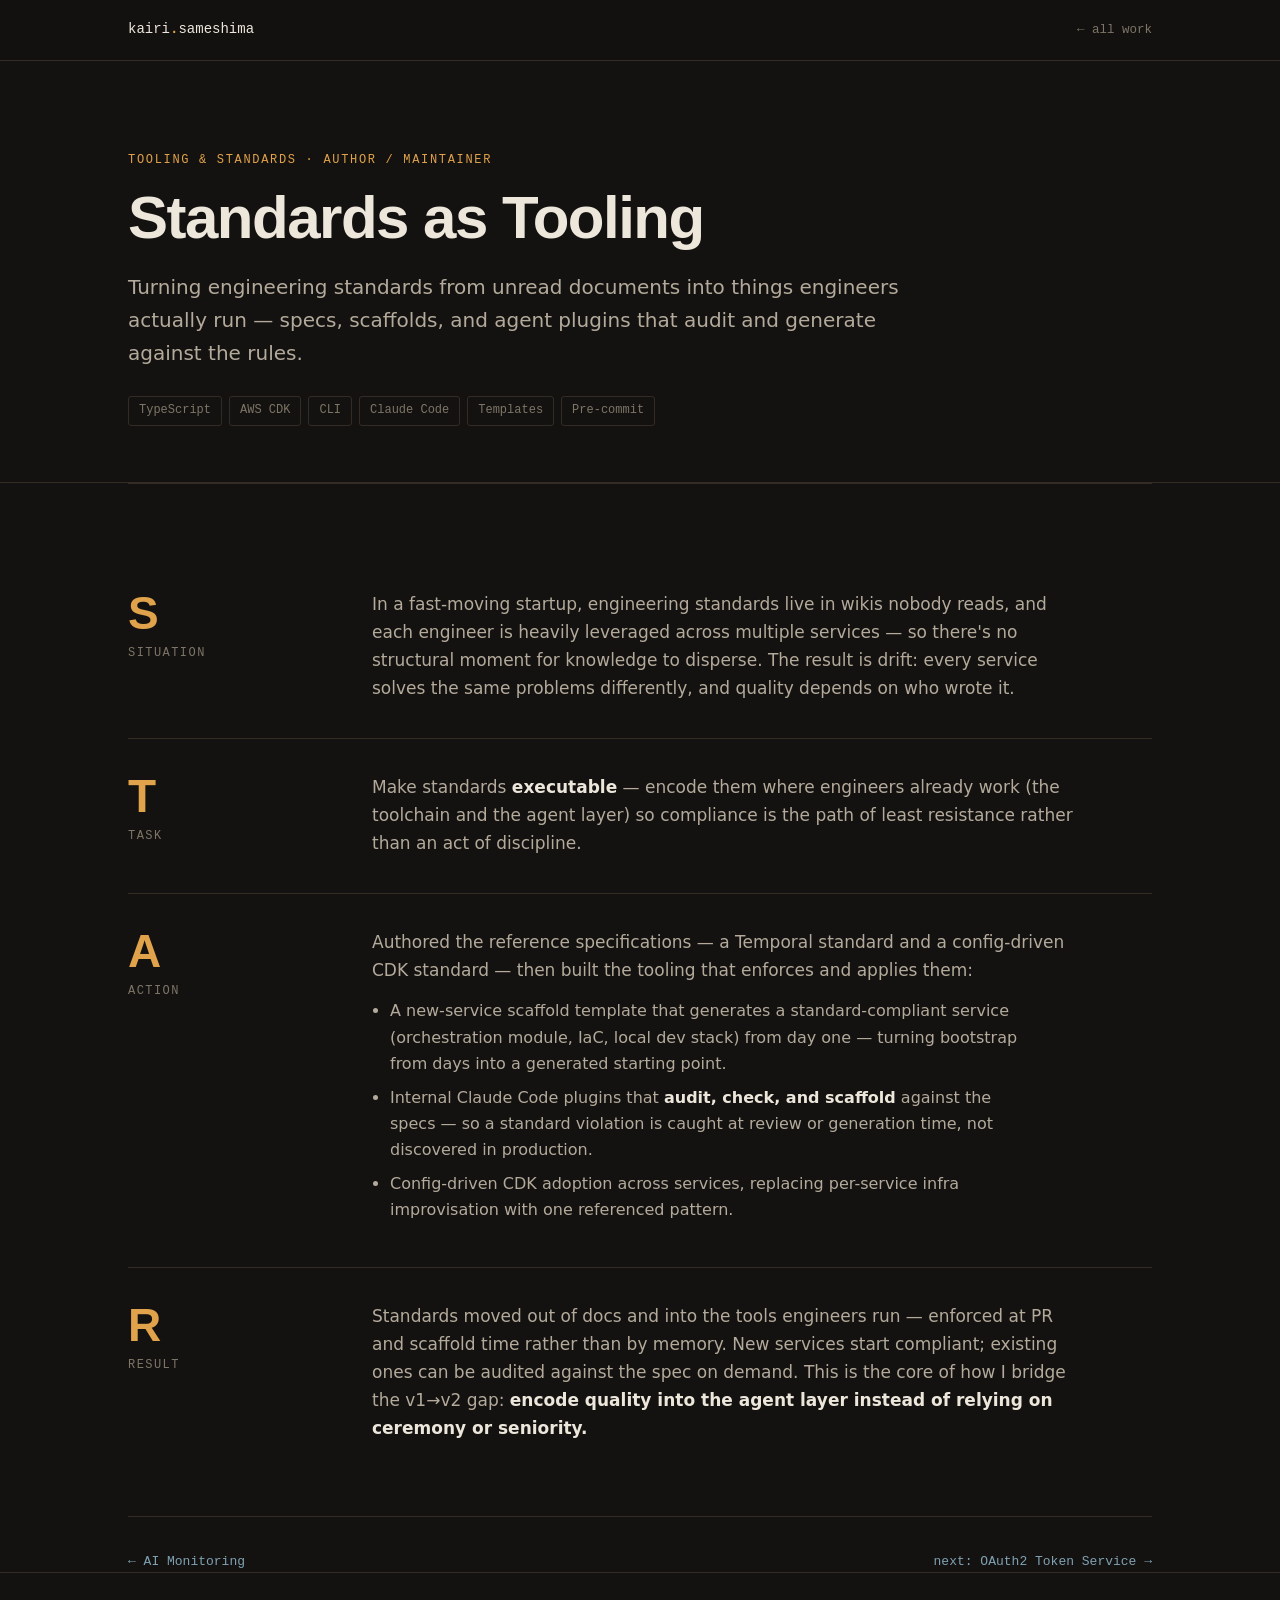
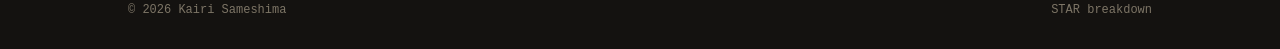
<file: work/standards.html>
<!doctype html>
<html lang="en">
<head>
<meta charset="utf-8">
<meta name="viewport" content="width=device-width, initial-scale=1">
<meta name="description" content="Standards as Tooling — STAR breakdown. Kairi Sameshima.">
<title>Standards as Tooling — Kairi Sameshima</title>
<link rel="stylesheet" href="../assets/portfolio.css">
</head>
<body>

<nav>
  <div class="wrap">
    <a class="brand" href="../index.html">kairi<b>.</b>sameshima</a>
    <a class="backlink" href="../index.html#work">← all work</a>
  </div>
</nav>

<header class="proj-hero">
  <div class="wrap">
    <span class="cat">Tooling &amp; Standards · Author / Maintainer</span>
    <h1>Standards as Tooling</h1>
    <p class="lede">Turning engineering standards from unread documents into things engineers actually run — specs, scaffolds, and agent plugins that audit and generate against the rules.</p>
    <div class="tags"><span class="tag">TypeScript</span><span class="tag">AWS CDK</span><span class="tag">CLI</span><span class="tag">Claude Code</span><span class="tag">Templates</span><span class="tag">Pre-commit</span></div>
  </div>
</header>

<main class="wrap">
  <section class="star">

    <div class="star-block reveal">
      <div class="tag-col"><div class="letter">S</div><div class="word">Situation</div></div>
      <div class="content">
        <p>In a fast-moving startup, engineering standards live in wikis nobody reads, and each engineer is heavily leveraged across multiple services — so there's no structural moment for knowledge to disperse. The result is drift: every service solves the same problems differently, and quality depends on who wrote it.</p>
      </div>
    </div>

    <div class="star-block reveal">
      <div class="tag-col"><div class="letter">T</div><div class="word">Task</div></div>
      <div class="content">
        <p>Make standards <strong>executable</strong> — encode them where engineers already work (the toolchain and the agent layer) so compliance is the path of least resistance rather than an act of discipline.</p>
      </div>
    </div>

    <div class="star-block reveal">
      <div class="tag-col"><div class="letter">A</div><div class="word">Action</div></div>
      <div class="content">
        <p>Authored the reference specifications — a Temporal standard and a config-driven CDK standard — then built the tooling that enforces and applies them:</p>
        <ul>
          <li>A new-service scaffold template that generates a standard-compliant service (orchestration module, IaC, local dev stack) from day one — turning bootstrap from days into a generated starting point.</li>
          <li>Internal Claude Code plugins that <strong>audit, check, and scaffold</strong> against the specs — so a standard violation is caught at review or generation time, not discovered in production.</li>
          <li>Config-driven CDK adoption across services, replacing per-service infra improvisation with one referenced pattern.</li>
        </ul>
      </div>
    </div>

    <div class="star-block reveal">
      <div class="tag-col"><div class="letter">R</div><div class="word">Result</div></div>
      <div class="content">
        <p>Standards moved out of docs and into the tools engineers run — enforced at PR and scaffold time rather than by memory. New services start compliant; existing ones can be audited against the spec on demand. This is the core of how I bridge the v1→v2 gap: <strong>encode quality into the agent layer instead of relying on ceremony or seniority.</strong></p>
      </div>
    </div>

  </section>

  <div class="detail-nav">
    <a href="monitoring.html">← AI Monitoring</a>
    <a href="oauth2.html">next: OAuth2 Token Service →</a>
  </div>
</main>

<footer>
  <div class="wrap"><span>© 2026 Kairi Sameshima</span><span>STAR breakdown</span></div>
</footer>

<script>
(function(){var r=window.matchMedia&&window.matchMedia("(prefers-reduced-motion: reduce)").matches;var els=document.querySelectorAll(".reveal");if("IntersectionObserver"in window&&!r){var io=new IntersectionObserver(function(es){es.forEach(function(e){if(e.isIntersecting){e.target.classList.add("in");io.unobserve(e.target);}});},{threshold:0.12});els.forEach(function(e){io.observe(e);});}else{els.forEach(function(e){e.classList.add("in");});}})();
</script>
</body>
</html>
</file>
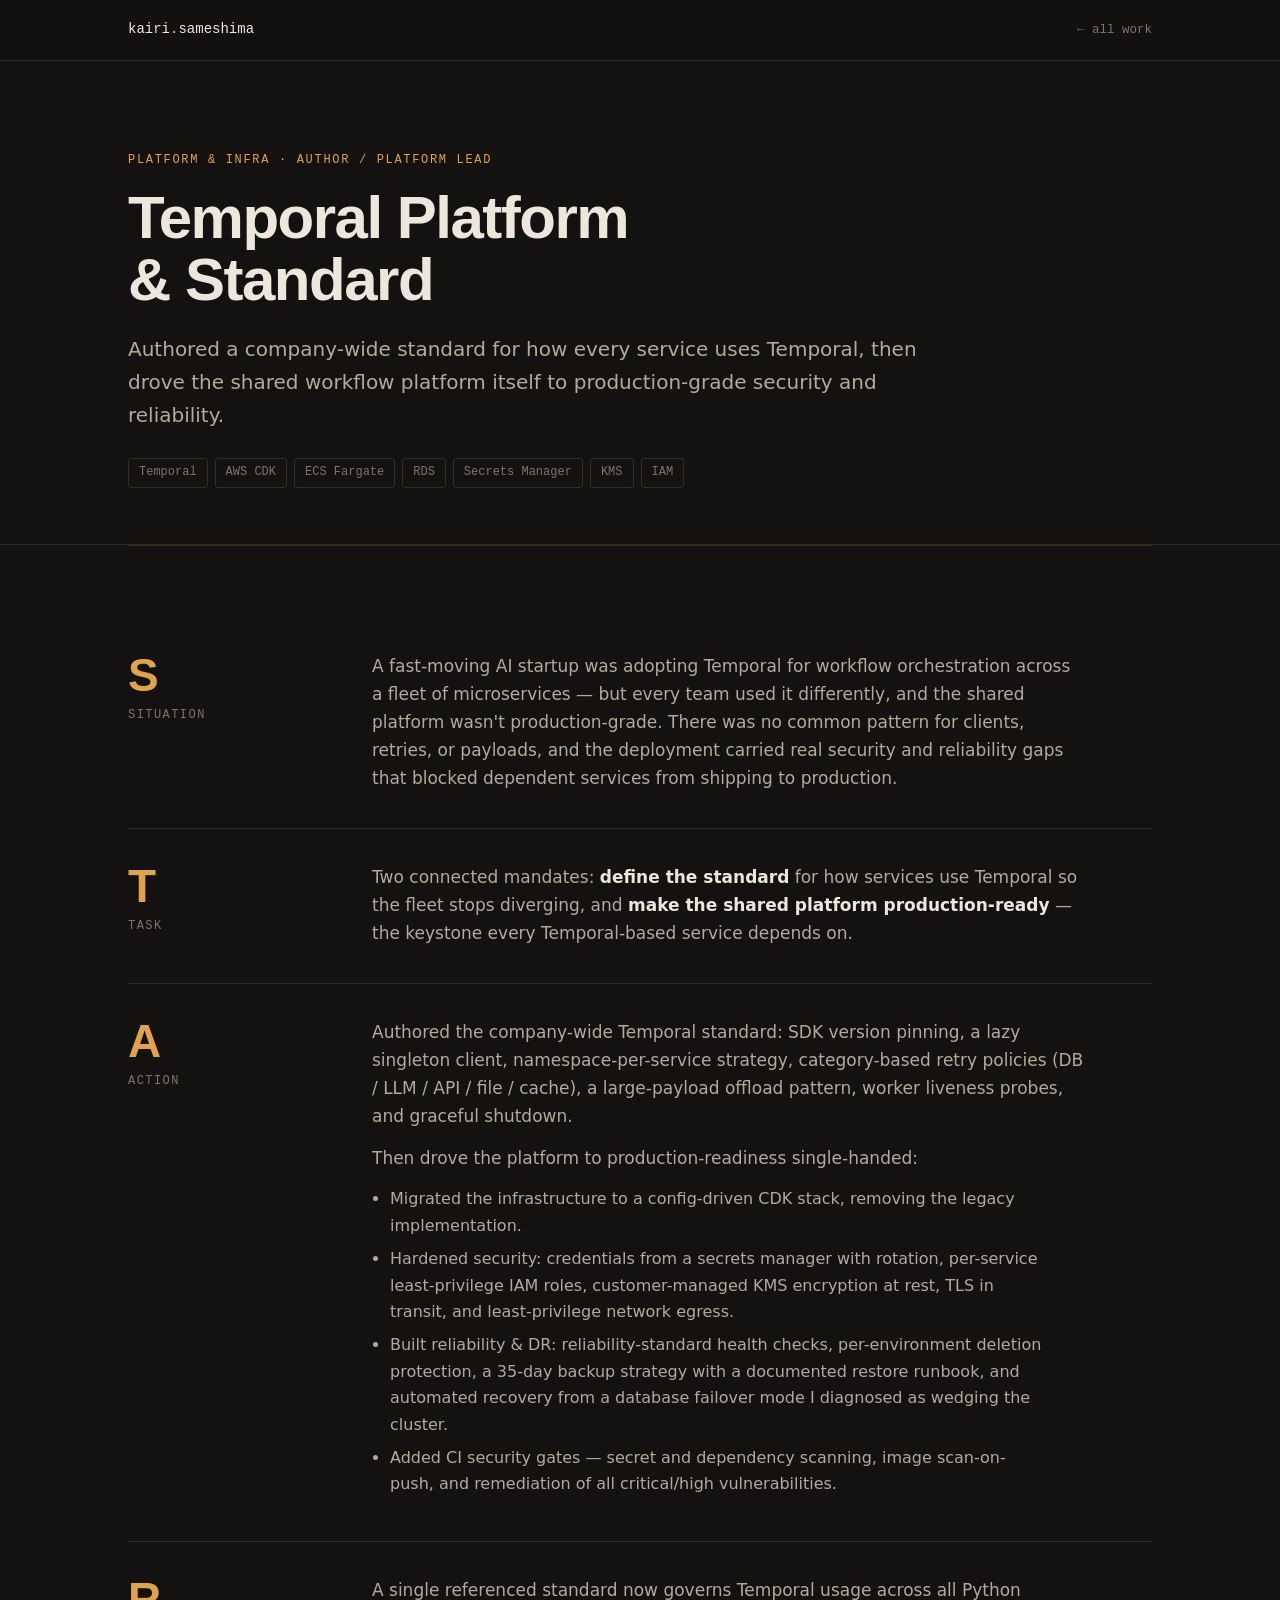
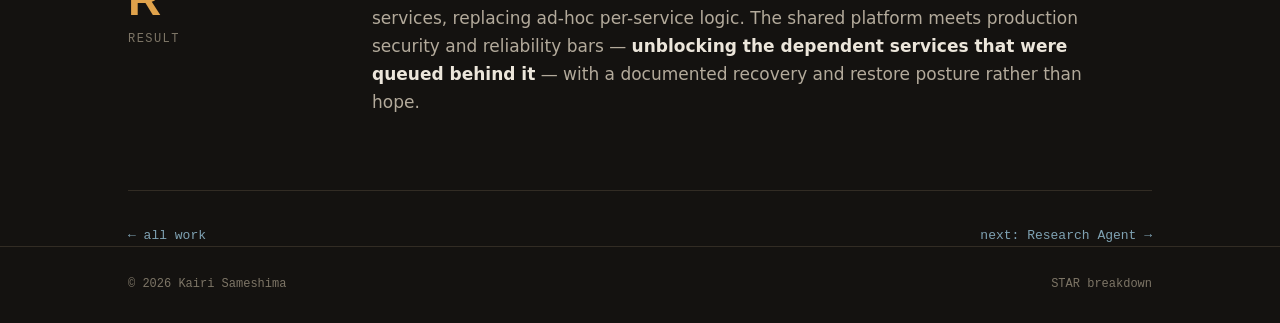
<file: work/temporal.html>
<!doctype html>
<html lang="en">
<head>
<meta charset="utf-8">
<meta name="viewport" content="width=device-width, initial-scale=1">
<meta name="description" content="Temporal Platform & Standard — STAR breakdown. Kairi Sameshima.">
<title>Temporal Platform &amp; Standard — Kairi Sameshima</title>
<link rel="stylesheet" href="../assets/portfolio.css">
</head>
<body>

<nav>
  <div class="wrap">
    <a class="brand" href="../index.html">kairi<b>.</b>sameshima</a>
    <a class="backlink" href="../index.html#work">← all work</a>
  </div>
</nav>

<header class="proj-hero">
  <div class="wrap">
    <span class="cat">Platform &amp; Infra · Author / Platform Lead</span>
    <h1>Temporal Platform &amp; Standard</h1>
    <p class="lede">Authored a company-wide standard for how every service uses Temporal, then drove the shared workflow platform itself to production-grade security and reliability.</p>
    <div class="tags"><span class="tag">Temporal</span><span class="tag">AWS CDK</span><span class="tag">ECS Fargate</span><span class="tag">RDS</span><span class="tag">Secrets Manager</span><span class="tag">KMS</span><span class="tag">IAM</span></div>
  </div>
</header>

<main class="wrap">
  <section class="star">

    <div class="star-block reveal">
      <div class="tag-col"><div class="letter">S</div><div class="word">Situation</div></div>
      <div class="content">
        <p>A fast-moving AI startup was adopting Temporal for workflow orchestration across a fleet of microservices — but every team used it differently, and the shared platform wasn't production-grade. There was no common pattern for clients, retries, or payloads, and the deployment carried real security and reliability gaps that blocked dependent services from shipping to production.</p>
      </div>
    </div>

    <div class="star-block reveal">
      <div class="tag-col"><div class="letter">T</div><div class="word">Task</div></div>
      <div class="content">
        <p>Two connected mandates: <strong>define the standard</strong> for how services use Temporal so the fleet stops diverging, and <strong>make the shared platform production-ready</strong> — the keystone every Temporal-based service depends on.</p>
      </div>
    </div>

    <div class="star-block reveal">
      <div class="tag-col"><div class="letter">A</div><div class="word">Action</div></div>
      <div class="content">
        <p>Authored the company-wide Temporal standard: SDK version pinning, a lazy singleton client, namespace-per-service strategy, category-based retry policies (DB / LLM / API / file / cache), a large-payload offload pattern, worker liveness probes, and graceful shutdown.</p>
        <p>Then drove the platform to production-readiness single-handed:</p>
        <ul>
          <li>Migrated the infrastructure to a config-driven CDK stack, removing the legacy implementation.</li>
          <li>Hardened security: credentials from a secrets manager with rotation, per-service least-privilege IAM roles, customer-managed KMS encryption at rest, TLS in transit, and least-privilege network egress.</li>
          <li>Built reliability &amp; DR: reliability-standard health checks, per-environment deletion protection, a 35-day backup strategy with a documented restore runbook, and automated recovery from a database failover mode I diagnosed as wedging the cluster.</li>
          <li>Added CI security gates — secret and dependency scanning, image scan-on-push, and remediation of all critical/high vulnerabilities.</li>
        </ul>
      </div>
    </div>

    <div class="star-block reveal">
      <div class="tag-col"><div class="letter">R</div><div class="word">Result</div></div>
      <div class="content">
        <p>A single referenced standard now governs Temporal usage across all Python services, replacing ad-hoc per-service logic. The shared platform meets production security and reliability bars — <strong>unblocking the dependent services that were queued behind it</strong> — with a documented recovery and restore posture rather than hope.</p>
      </div>
    </div>

  </section>

  <div class="detail-nav">
    <a href="../index.html#work">← all work</a>
    <a href="research-agent.html">next: Research Agent →</a>
  </div>
</main>

<footer>
  <div class="wrap"><span>© 2026 Kairi Sameshima</span><span>STAR breakdown</span></div>
</footer>

<script>
(function(){var r=window.matchMedia&&window.matchMedia("(prefers-reduced-motion: reduce)").matches;var els=document.querySelectorAll(".reveal");if("IntersectionObserver"in window&&!r){var io=new IntersectionObserver(function(es){es.forEach(function(e){if(e.isIntersecting){e.target.classList.add("in");io.unobserve(e.target);}});},{threshold:0.12});els.forEach(function(e){io.observe(e);});}else{els.forEach(function(e){e.classList.add("in");});}})();
</script>
</body>
</html>
</file>
<file: assets/portfolio.css>
:root {
  --ink:      #141210;
  --ink-2:    #1d1a16;
  --panel:    #1b1814;
  --line:     #322c24;
  --text:     #ece6db;
  --text-2:   #b3aa9b;
  --text-3:   #7d7566;
  --amber:    #e0a24b;
  --amber-dim:#a9803f;
  --steel:    #7fa2b3;
  --mono: ui-monospace, "SF Mono", "SFMono-Regular", Menlo, Consolas, monospace;
  --disp: "Helvetica Neue", Helvetica, Arial, sans-serif;
  --body: system-ui, -apple-system, "Segoe UI", Roboto, sans-serif;
}
* { box-sizing: border-box; }
html { scroll-behavior: smooth; }
@media (prefers-reduced-motion: reduce) { html { scroll-behavior: auto; } }
body {
  margin: 0; background: var(--ink); color: var(--text);
  font-family: var(--body); line-height: 1.65; -webkit-font-smoothing: antialiased; overflow-x: hidden;
}
a { color: var(--steel); text-decoration: none; }
a:hover { color: var(--amber); }
::selection { background: var(--amber); color: var(--ink); }
.wrap { max-width: 1080px; margin: 0 auto; padding: 0 28px; }

/* nav */
nav { position: sticky; top: 0; z-index: 50; backdrop-filter: blur(10px);
  background: color-mix(in srgb, var(--ink) 82%, transparent); border-bottom: 1px solid var(--line); }
nav .wrap { display: flex; align-items: center; justify-content: space-between; height: 60px; }
.brand { font-family: var(--mono); font-size: 14px; color: var(--text); }
.brand:hover { color: var(--text); }
.brand b { color: var(--amber); font-weight: 600; }
.navlinks { display: flex; gap: 26px; }
.navlinks a { font-family: var(--mono); font-size: 12.5px; letter-spacing: 0.04em; color: var(--text-3); position: relative; padding: 4px 0; }
.navlinks a .n { color: var(--amber-dim); margin-right: 5px; }
.navlinks a:hover, .navlinks a.active { color: var(--text); }
.navlinks a.active::after { content: ""; position: absolute; left: 0; right: 0; bottom: -1px; height: 2px; background: var(--amber); }
@media (max-width: 680px) { .navlinks { display: none; } }

/* hero */
.hero { position: relative; min-height: 88vh; display: flex; align-items: center; overflow: hidden; }
#graph { position: absolute; inset: 0; width: 100%; height: 100%; z-index: 0; }
.hero-grad { position: absolute; inset: 0; z-index: 1; pointer-events: none;
  background: radial-gradient(120% 90% at 78% 20%, transparent 40%, var(--ink) 82%),
              linear-gradient(180deg, transparent 60%, var(--ink) 100%); }
.hero .wrap { position: relative; z-index: 2; }
.kicker { font-family: var(--mono); font-size: 13px; letter-spacing: 0.16em; text-transform: uppercase; color: var(--amber); }
.hero h1 { font-family: var(--disp); font-weight: 800; letter-spacing: -0.03em; line-height: 1.0;
  font-size: clamp(40px, 8vw, 88px); margin: 18px 0 0; text-wrap: balance; max-width: 15ch; }
.hero h1 .accent { color: var(--amber); }
.hero .lede { font-size: clamp(17px, 2.2vw, 21px); color: var(--text-2); max-width: 56ch; margin: 24px 0 0; }
.hero .cta { display: flex; flex-wrap: wrap; gap: 14px; margin-top: 34px; }
.btn { font-family: var(--mono); font-size: 13px; letter-spacing: 0.03em; padding: 12px 20px; border: 1px solid var(--line);
  border-radius: 3px; color: var(--text); cursor: pointer; transition: border-color .2s, color .2s, background .2s; background: transparent; }
.btn:hover { border-color: var(--amber); color: var(--amber); }
.btn.primary { background: var(--amber); color: var(--ink); border-color: var(--amber); font-weight: 600; }
.btn.primary:hover { background: transparent; color: var(--amber); }

/* sections */
section { padding: 96px 0; border-top: 1px solid var(--line); }
.sec-label { display: flex; align-items: baseline; gap: 14px; margin-bottom: 40px; }
.sec-label .num { font-family: var(--mono); font-size: 13px; color: var(--amber); }
.sec-label h2 { font-family: var(--disp); font-weight: 800; letter-spacing: -0.02em; font-size: clamp(26px, 4vw, 38px); margin: 0; }
.sec-label .rule { flex: 1; height: 1px; background: var(--line); align-self: center; }

.about { display: grid; grid-template-columns: 1.4fr 1fr; gap: 48px; }
.about p { font-size: 17.5px; color: var(--text-2); margin: 0 0 18px; max-width: 60ch; }
.about p strong { color: var(--text); font-weight: 600; }
.about .side { font-family: var(--mono); font-size: 13px; color: var(--text-3); }
.about .side dt { color: var(--amber-dim); margin-top: 16px; }
.about .side dd { margin: 4px 0 0; color: var(--text-2); }
@media (max-width: 760px) { .about { grid-template-columns: 1fr; gap: 28px; } }

/* filters + work grid */
.filters { display: flex; flex-wrap: wrap; gap: 10px; margin-bottom: 30px; }
.filter { font-family: var(--mono); font-size: 12.5px; padding: 8px 15px; border: 1px solid var(--line);
  border-radius: 40px; background: transparent; color: var(--text-3); cursor: pointer; transition: all .18s; }
.filter:hover { color: var(--text); border-color: var(--text-3); }
.filter.active { color: var(--ink); background: var(--amber); border-color: var(--amber); font-weight: 600; }

.work, .lessons { display: grid; grid-template-columns: repeat(2, 1fr); gap: 18px; }
@media (max-width: 760px) { .work, .lessons { grid-template-columns: 1fr; } }
.lessons-intro { color: var(--text-2); max-width: 62ch; margin: 0 0 26px; }
.card code { font-family: var(--mono); font-size: 13px; color: var(--text); }
.card { background: var(--panel); border: 1px solid var(--line); border-radius: 6px; padding: 26px 26px 22px;
  display: flex; flex-direction: column; color: var(--text); transition: transform .22s ease, border-color .22s ease, box-shadow .22s ease; }
a.card:hover { transform: translateY(-4px); border-color: var(--amber-dim); box-shadow: 0 14px 40px -20px rgba(0,0,0,.8); color: var(--text); }
.card .cat { font-family: var(--mono); font-size: 11px; letter-spacing: 0.08em; text-transform: uppercase; color: var(--amber); }
.card h3 { font-family: var(--disp); font-weight: 700; letter-spacing: -0.01em; font-size: 21px; margin: 10px 0 0; }
.card p { font-size: 15px; color: var(--text-2); margin: 12px 0 18px; flex: 1; }
.card .more { font-family: var(--mono); font-size: 12px; color: var(--amber-dim); margin: 0 0 14px; }
a.card:hover .more { color: var(--amber); }
.tags { display: flex; flex-wrap: wrap; gap: 7px; }
.tag { font-family: var(--mono); font-size: 11px; color: var(--text-3); border: 1px solid var(--line); border-radius: 3px; padding: 3px 8px; }
.card.hide { display: none; }

/* experience timeline */
.timeline { position: relative; margin-left: 8px; }
.job { display: grid; grid-template-columns: 170px 1fr; gap: 28px; padding: 0 0 40px 26px; position: relative; border-left: 1px solid var(--line); }
.job:last-child { padding-bottom: 0; }
.job::before { content: ""; position: absolute; left: -6px; top: 4px; width: 11px; height: 11px; border-radius: 50%; background: var(--amber); box-shadow: 0 0 0 4px var(--ink); }
.job .when { font-family: var(--mono); font-size: 13px; color: var(--text-3); }
.job h3 { font-family: var(--disp); font-weight: 700; font-size: 19px; margin: 0; }
.job .org { color: var(--amber); font-family: var(--mono); font-size: 13px; margin-top: 3px; }
.job ul { margin: 12px 0 0; padding-left: 18px; color: var(--text-2); font-size: 15px; }
.job li { margin: 6px 0; }
@media (max-width: 680px) { .job { grid-template-columns: 1fr; gap: 6px; } }

/* skills */
.skills { display: grid; grid-template-columns: repeat(3, 1fr); gap: 26px; }
@media (max-width: 760px) { .skills { grid-template-columns: 1fr; } }
.skillgroup h4 { font-family: var(--mono); font-size: 12px; letter-spacing: 0.08em; text-transform: uppercase; color: var(--amber-dim); margin: 0 0 12px; }
.skillgroup .chips { display: flex; flex-wrap: wrap; gap: 8px; }
.chip { font-size: 13.5px; color: var(--text-2); border: 1px solid var(--line); border-radius: 4px; padding: 5px 11px; transition: all .16s; }
.chip:hover { color: var(--amber); border-color: var(--amber-dim); }

/* education + contact + footer */
.edu { font-size: 17px; color: var(--text-2); }
.edu b { color: var(--text); }
.contact { text-align: center; padding: 110px 0; }
.contact h2 { font-family: var(--disp); font-weight: 800; letter-spacing: -0.02em; font-size: clamp(30px, 6vw, 54px); margin: 0; text-wrap: balance; }
.contact p { color: var(--text-2); max-width: 46ch; margin: 20px auto 0; font-size: 17px; }
.contact .links { display: flex; justify-content: center; flex-wrap: wrap; gap: 16px; margin-top: 34px; }
footer { border-top: 1px solid var(--line); padding: 28px 0; }
footer .wrap { display: flex; justify-content: space-between; flex-wrap: wrap; gap: 10px; font-family: var(--mono); font-size: 12px; color: var(--text-3); }

/* reveal */
.reveal { opacity: 0; transform: translateY(22px); transition: opacity .7s ease, transform .7s ease; }
.reveal.in { opacity: 1; transform: none; }
@media (prefers-reduced-motion: reduce) { .reveal { opacity: 1; transform: none; transition: none; } }
:focus-visible { outline: 2px solid var(--amber); outline-offset: 3px; }

/* ---------- project detail (child) pages ---------- */
.backlink { font-family: var(--mono); font-size: 12.5px; color: var(--text-3); display: inline-flex; gap: 7px; align-items: center; }
.backlink:hover { color: var(--amber); }
.proj-hero { padding: 84px 0 56px; border-bottom: 1px solid var(--line); }
.proj-hero .cat { font-family: var(--mono); font-size: 12px; letter-spacing: 0.14em; text-transform: uppercase; color: var(--amber); }
.proj-hero h1 { font-family: var(--disp); font-weight: 800; letter-spacing: -0.025em; line-height: 1.03;
  font-size: clamp(34px, 6vw, 60px); margin: 16px 0 0; text-wrap: balance; max-width: 18ch; }
.proj-hero .lede { font-size: clamp(16px, 2vw, 20px); color: var(--text-2); max-width: 62ch; margin: 22px 0 0; }
.proj-hero .tags { margin-top: 26px; }
.proj-hero .tag { font-size: 12px; padding: 4px 10px; }

.star { display: flex; flex-direction: column; gap: 2px; padding: 72px 0 40px; }
.star-block { display: grid; grid-template-columns: 210px 1fr; gap: 34px; padding: 34px 0; border-top: 1px solid var(--line); }
.star-block:first-child { border-top: none; }
.star-block .tag-col { }
.star-block .letter { font-family: var(--disp); font-weight: 800; font-size: 46px; line-height: 1; color: var(--amber); letter-spacing: -0.02em; }
.star-block .word { font-family: var(--mono); font-size: 12px; letter-spacing: 0.12em; text-transform: uppercase; color: var(--text-3); margin-top: 8px; }
.star-block .content p { font-size: 17px; color: var(--text-2); margin: 0 0 14px; max-width: 66ch; }
.star-block .content p:last-child { margin-bottom: 0; }
.star-block .content strong { color: var(--text); font-weight: 600; }
.star-block .content ul { margin: 4px 0 0; padding-left: 18px; color: var(--text-2); font-size: 16px; }
.star-block .content li { margin: 7px 0; max-width: 64ch; }
@media (max-width: 720px) { .star-block { grid-template-columns: 1fr; gap: 10px; }
  .star-block .letter { font-size: 34px; } }

.detail-nav { display: flex; justify-content: space-between; gap: 16px; padding: 34px 0 0; border-top: 1px solid var(--line); font-family: var(--mono); font-size: 13px; }
</file>
